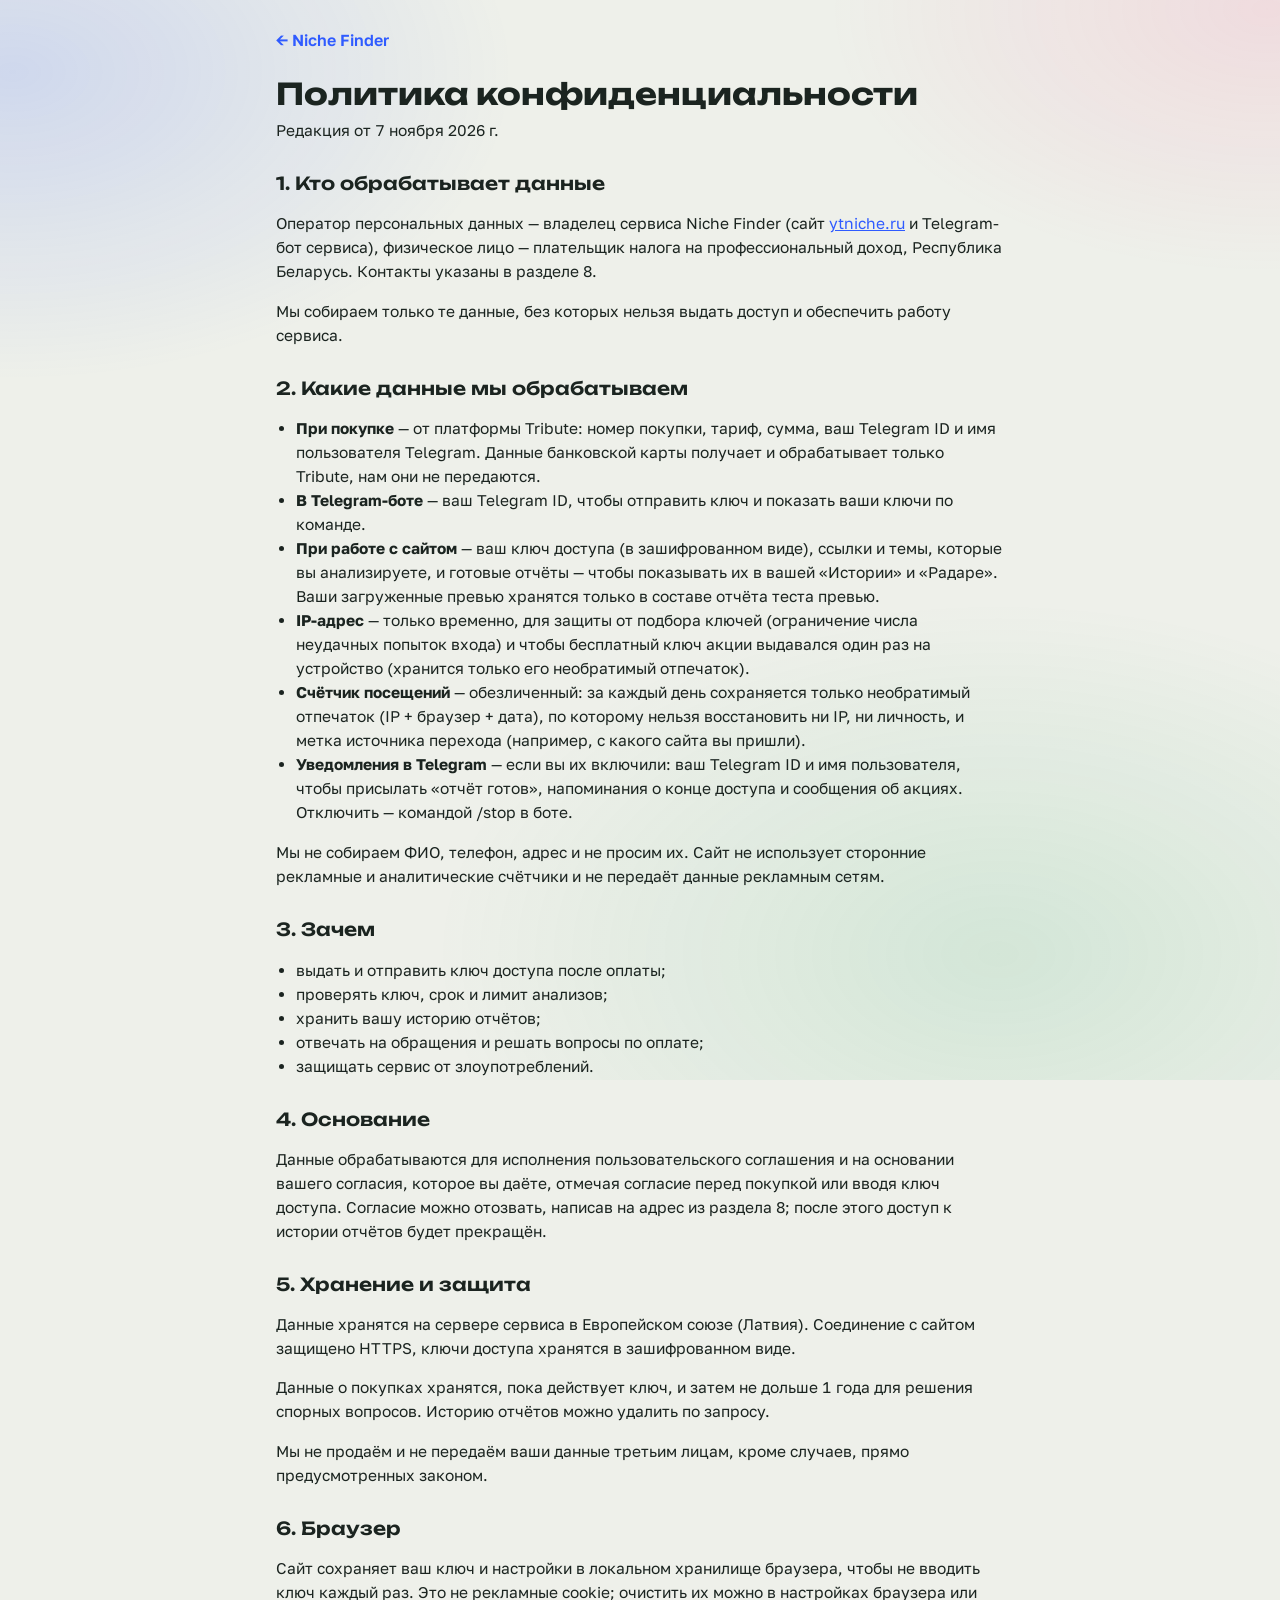
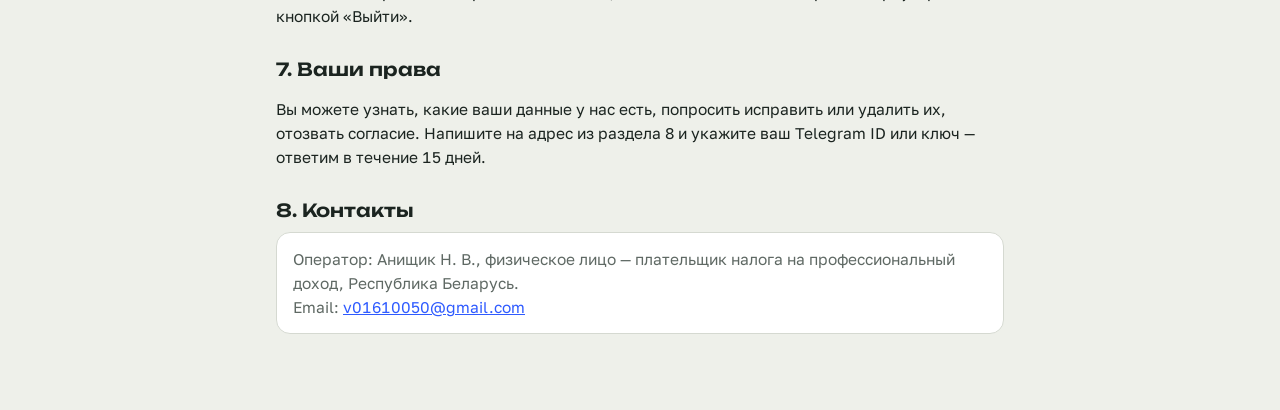
<file: static/privacy.html>
<!doctype html>
<html lang="ru">
<head>
<meta charset="utf-8">
<meta name="viewport" content="width=device-width,initial-scale=1">
<title>Политика конфиденциальности — Niche Finder</title>
<meta name="robots" content="noindex">
<link rel="icon" href="data:image/svg+xml,%3Csvg xmlns='http://www.w3.org/2000/svg' viewBox='0 0 32 32'%3E%3Crect width='32' height='32' rx='8' fill='%232F5BFF'/%3E%3Ccircle cx='11' cy='20' r='4' fill='white'/%3E%3Ccircle cx='21' cy='11' r='6' fill='white' opacity='.7'/%3E%3C/svg%3E">
<link href="https://fonts.googleapis.com/css2?family=Golos+Text:wght@400;500;600;700&family=Unbounded:wght@500;700&display=swap" rel="stylesheet">
<link rel="stylesheet" href="/static/app.css?v=63">
</head>
<body class="legal-page">
<div class="legal">
  <a class="legal-back" href="/">← Niche Finder</a>
  <h1>Политика конфиденциальности</h1>
  <p class="legal-date">Редакция от 7 ноября 2026 г.</p>

  <h2>1. Кто обрабатывает данные</h2>
  <p>Оператор персональных данных — владелец сервиса Niche Finder (сайт <a href="https://ytniche.ru">ytniche.ru</a> и Telegram-бот сервиса), физическое лицо — плательщик налога на профессиональный доход, Республика Беларусь. Контакты указаны в разделе 8.</p>
  <p>Мы собираем только те данные, без которых нельзя выдать доступ и обеспечить работу сервиса.</p>

  <h2>2. Какие данные мы обрабатываем</h2>
  <ul>
    <li><b>При покупке</b> — от платформы Tribute: номер покупки, тариф, сумма, ваш Telegram ID и имя пользователя Telegram. Данные банковской карты получает и обрабатывает только Tribute, нам они не передаются.</li>
    <li><b>В Telegram-боте</b> — ваш Telegram ID, чтобы отправить ключ и показать ваши ключи по команде.</li>
    <li><b>При работе с сайтом</b> — ваш ключ доступа (в зашифрованном виде), ссылки и темы, которые вы анализируете, и готовые отчёты — чтобы показывать их в вашей «Истории» и «Радаре». Ваши загруженные превью хранятся только в составе отчёта теста превью.</li>
    <li><b>IP-адрес</b> — только временно, для защиты от подбора ключей (ограничение числа неудачных попыток входа) и чтобы бесплатный ключ акции выдавался один раз на устройство (хранится только его необратимый отпечаток).</li>
    <li><b>Счётчик посещений</b> — обезличенный: за каждый день сохраняется только необратимый отпечаток (IP + браузер + дата), по которому нельзя восстановить ни IP, ни личность, и метка источника перехода (например, с какого сайта вы пришли).</li>
    <li><b>Уведомления в Telegram</b> — если вы их включили: ваш Telegram ID и имя пользователя, чтобы присылать «отчёт готов», напоминания о конце доступа и сообщения об акциях. Отключить — командой /stop в боте.</li>
  </ul>
  <p>Мы не собираем ФИО, телефон, адрес и не просим их. Сайт не использует сторонние рекламные и аналитические счётчики и не передаёт данные рекламным сетям.</p>

  <h2>3. Зачем</h2>
  <ul>
    <li>выдать и отправить ключ доступа после оплаты;</li>
    <li>проверять ключ, срок и лимит анализов;</li>
    <li>хранить вашу историю отчётов;</li>
    <li>отвечать на обращения и решать вопросы по оплате;</li>
    <li>защищать сервис от злоупотреблений.</li>
  </ul>

  <h2>4. Основание</h2>
  <p>Данные обрабатываются для исполнения пользовательского соглашения и на основании вашего согласия, которое вы даёте, отмечая согласие перед покупкой или вводя ключ доступа. Согласие можно отозвать, написав на адрес из раздела 8; после этого доступ к истории отчётов будет прекращён.</p>

  <h2>5. Хранение и защита</h2>
  <p>Данные хранятся на сервере сервиса в Европейском союзе (Латвия). Соединение с сайтом защищено HTTPS, ключи доступа хранятся в зашифрованном виде.</p>
  <p>Данные о покупках хранятся, пока действует ключ, и затем не дольше 1 года для решения спорных вопросов. Историю отчётов можно удалить по запросу.</p>
  <p>Мы не продаём и не передаём ваши данные третьим лицам, кроме случаев, прямо предусмотренных законом.</p>

  <h2>6. Браузер</h2>
  <p>Сайт сохраняет ваш ключ и настройки в локальном хранилище браузера, чтобы не вводить ключ каждый раз. Это не рекламные cookie; очистить их можно в настройках браузера или кнопкой «Выйти».</p>

  <h2>7. Ваши права</h2>
  <p>Вы можете узнать, какие ваши данные у нас есть, попросить исправить или удалить их, отозвать согласие. Напишите на адрес из раздела 8 и укажите ваш Telegram ID или ключ — ответим в течение 15 дней.</p>

  <h2>8. Контакты</h2>
  <p class="legal-req">Оператор: Анищик Н. В., физическое лицо — плательщик налога на профессиональный доход, Республика Беларусь.<br>Email: <a href="mailto:v01610050@gmail.com">v01610050@gmail.com</a></p>
</div>
</body>
</html>
</file>
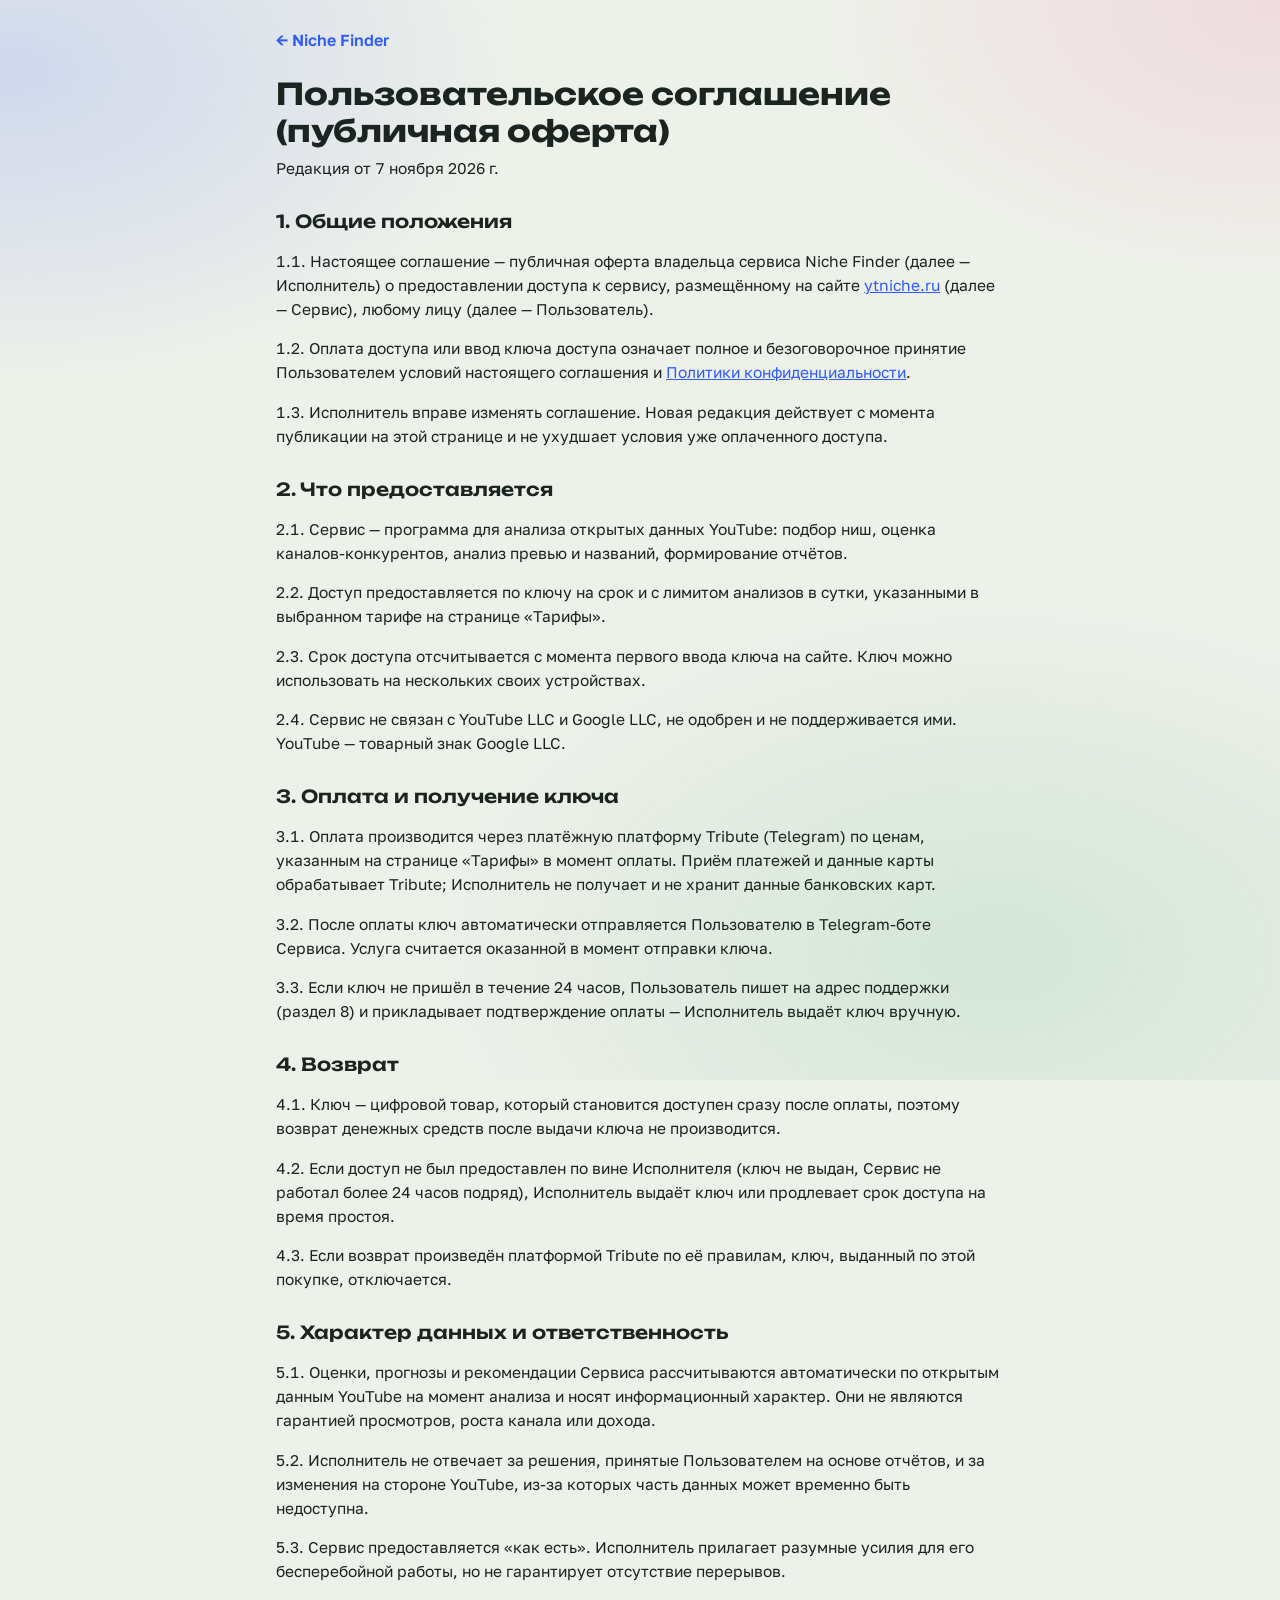
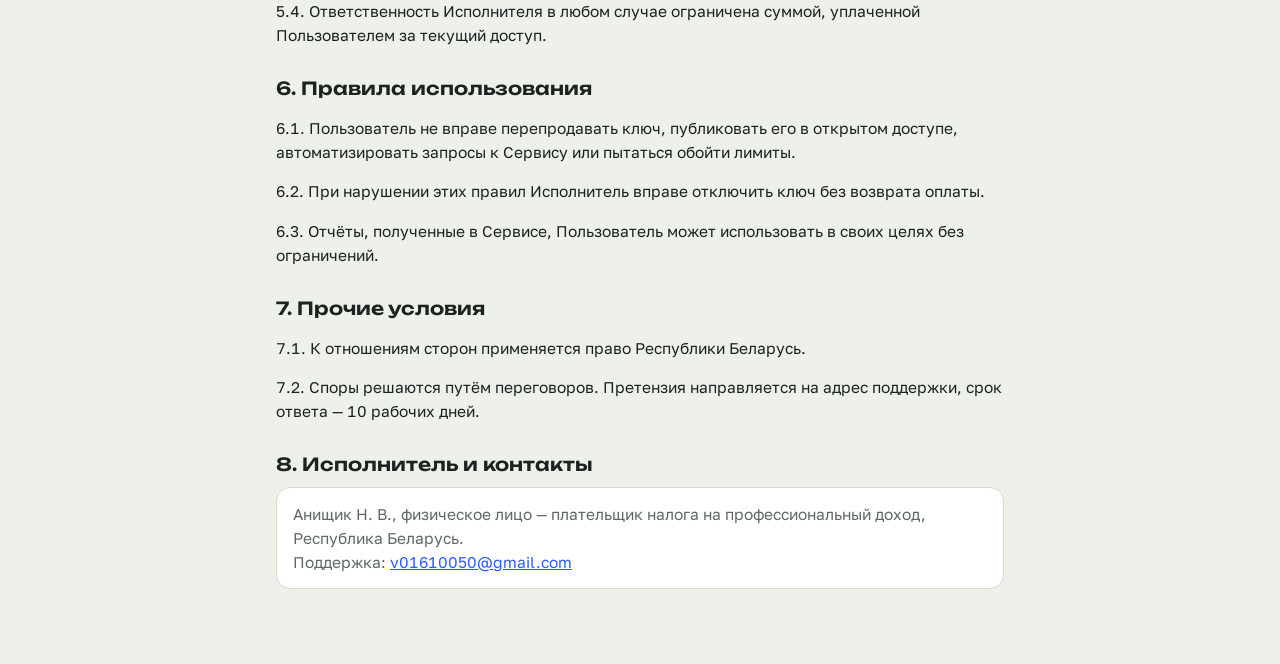
<file: static/terms.html>
<!doctype html>
<html lang="ru">
<head>
<meta charset="utf-8">
<meta name="viewport" content="width=device-width,initial-scale=1">
<title>Пользовательское соглашение — Niche Finder</title>
<meta name="robots" content="noindex">
<link rel="icon" href="data:image/svg+xml,%3Csvg xmlns='http://www.w3.org/2000/svg' viewBox='0 0 32 32'%3E%3Crect width='32' height='32' rx='8' fill='%232F5BFF'/%3E%3Ccircle cx='11' cy='20' r='4' fill='white'/%3E%3Ccircle cx='21' cy='11' r='6' fill='white' opacity='.7'/%3E%3C/svg%3E">
<link href="https://fonts.googleapis.com/css2?family=Golos+Text:wght@400;500;600;700&family=Unbounded:wght@500;700&display=swap" rel="stylesheet">
<link rel="stylesheet" href="/static/app.css?v=63">
</head>
<body class="legal-page">
<div class="legal">
  <a class="legal-back" href="/">← Niche Finder</a>
  <h1>Пользовательское соглашение (публичная оферта)</h1>
  <p class="legal-date">Редакция от 7 ноября 2026 г.</p>

  <h2>1. Общие положения</h2>
  <p>1.1. Настоящее соглашение — публичная оферта владельца сервиса Niche Finder (далее — Исполнитель) о предоставлении доступа к сервису, размещённому на сайте <a href="https://ytniche.ru">ytniche.ru</a> (далее — Сервис), любому лицу (далее — Пользователь).</p>
  <p>1.2. Оплата доступа или ввод ключа доступа означает полное и безоговорочное принятие Пользователем условий настоящего соглашения и <a href="/privacy">Политики конфиденциальности</a>.</p>
  <p>1.3. Исполнитель вправе изменять соглашение. Новая редакция действует с момента публикации на этой странице и не ухудшает условия уже оплаченного доступа.</p>

  <h2>2. Что предоставляется</h2>
  <p>2.1. Сервис — программа для анализа открытых данных YouTube: подбор ниш, оценка каналов-конкурентов, анализ превью и названий, формирование отчётов.</p>
  <p>2.2. Доступ предоставляется по ключу на срок и с лимитом анализов в сутки, указанными в выбранном тарифе на странице «Тарифы».</p>
  <p>2.3. Срок доступа отсчитывается с момента первого ввода ключа на сайте. Ключ можно использовать на нескольких своих устройствах.</p>
  <p>2.4. Сервис не связан с YouTube LLC и Google LLC, не одобрен и не поддерживается ими. YouTube — товарный знак Google LLC.</p>

  <h2>3. Оплата и получение ключа</h2>
  <p>3.1. Оплата производится через платёжную платформу Tribute (Telegram) по ценам, указанным на странице «Тарифы» в момент оплаты. Приём платежей и данные карты обрабатывает Tribute; Исполнитель не получает и не хранит данные банковских карт.</p>
  <p>3.2. После оплаты ключ автоматически отправляется Пользователю в Telegram-боте Сервиса. Услуга считается оказанной в момент отправки ключа.</p>
  <p>3.3. Если ключ не пришёл в течение 24 часов, Пользователь пишет на адрес поддержки (раздел 8) и прикладывает подтверждение оплаты — Исполнитель выдаёт ключ вручную.</p>

  <h2>4. Возврат</h2>
  <p>4.1. Ключ — цифровой товар, который становится доступен сразу после оплаты, поэтому возврат денежных средств после выдачи ключа не производится.</p>
  <p>4.2. Если доступ не был предоставлен по вине Исполнителя (ключ не выдан, Сервис не работал более 24 часов подряд), Исполнитель выдаёт ключ или продлевает срок доступа на время простоя.</p>
  <p>4.3. Если возврат произведён платформой Tribute по её правилам, ключ, выданный по этой покупке, отключается.</p>

  <h2>5. Характер данных и ответственность</h2>
  <p>5.1. Оценки, прогнозы и рекомендации Сервиса рассчитываются автоматически по открытым данным YouTube на момент анализа и носят информационный характер. Они не являются гарантией просмотров, роста канала или дохода.</p>
  <p>5.2. Исполнитель не отвечает за решения, принятые Пользователем на основе отчётов, и за изменения на стороне YouTube, из-за которых часть данных может временно быть недоступна.</p>
  <p>5.3. Сервис предоставляется «как есть». Исполнитель прилагает разумные усилия для его бесперебойной работы, но не гарантирует отсутствие перерывов.</p>
  <p>5.4. Ответственность Исполнителя в любом случае ограничена суммой, уплаченной Пользователем за текущий доступ.</p>

  <h2>6. Правила использования</h2>
  <p>6.1. Пользователь не вправе перепродавать ключ, публиковать его в открытом доступе, автоматизировать запросы к Сервису или пытаться обойти лимиты.</p>
  <p>6.2. При нарушении этих правил Исполнитель вправе отключить ключ без возврата оплаты.</p>
  <p>6.3. Отчёты, полученные в Сервисе, Пользователь может использовать в своих целях без ограничений.</p>

  <h2>7. Прочие условия</h2>
  <p>7.1. К отношениям сторон применяется право Республики Беларусь.</p>
  <p>7.2. Споры решаются путём переговоров. Претензия направляется на адрес поддержки, срок ответа — 10 рабочих дней.</p>

  <h2>8. Исполнитель и контакты</h2>
  <p class="legal-req">Анищик Н. В., физическое лицо — плательщик налога на профессиональный доход, Республика Беларусь.<br>Поддержка: <a href="mailto:v01610050@gmail.com">v01610050@gmail.com</a></p>
</div>
</body>
</html>
</file>
<file: static/app.css>
:root{
  --bg:#EEF0EA; --surface:#FFFFFF; --sunk:#E4E7E0; --line:#D5D9D1;
  --ink:#1B2420; --muted:#5F6964; --faint:#8D958F;
  --primary:#2F5BFF; --primary-ink:#FFFFFF; --primary-soft:#E3E9FF;
  --hi:#12A150; --mid:#C99400; --lo:#D9483B; --hi-soft:#DDF3E6; --mid-soft:#F7EDCF; --lo-soft:#F8DEDA;
  --window:rgba(18,161,80,.09);
  --shadow:0 1px 2px rgba(27,36,32,.06),0 6px 24px rgba(27,36,32,.06);
  --r-lg:22px; --r-md:14px; --r-sm:9px;
  --display:'Unbounded',system-ui,sans-serif; --body:'Golos Text',system-ui,sans-serif;
}
@media (prefers-color-scheme:dark){:root{
  --bg:#121815; --surface:#1A221E; --sunk:#151C18; --line:#2A3530;
  --ink:#E6ECE8; --muted:#9AA59F; --faint:#6E7A73;
  --primary:#6F8CFF; --primary-ink:#0D1220; --primary-soft:#1E2747;
  --hi:#3CCB7A; --mid:#E5B53A; --lo:#F06B5E; --hi-soft:#16301F; --mid-soft:#332A12; --lo-soft:#3A1B18;
  --window:rgba(60,203,122,.10); --shadow:0 1px 2px rgba(0,0,0,.3),0 8px 28px rgba(0,0,0,.25);
}}
*{box-sizing:border-box}
html{-webkit-text-size-adjust:100%}
body{margin:0;background:var(--bg);color:var(--ink);font:16px/1.55 var(--body);font-variant-numeric:tabular-nums}
a{color:inherit}
button,input,select,textarea{font:inherit;color:inherit}
:focus-visible{outline:2.5px solid var(--primary);outline-offset:2px;border-radius:6px}
.hidden{display:none!important}
.neigh{display:grid;grid-template-columns:repeat(auto-fill,minmax(260px,1fr));gap:14px}
.nb-card{background:var(--surface);border:1px solid var(--line);border-radius:var(--r-lg,16px);padding:16px;display:flex;flex-direction:column;gap:10px;transition:transform .2s,box-shadow .2s,border-color .2s}
.nb-card:hover{transform:translateY(-3px);box-shadow:0 10px 28px rgba(0,0,0,.08);border-color:color-mix(in srgb,var(--primary) 35%,var(--line))}
.nb-card.low{opacity:.8}
.nb-top{display:flex;justify-content:space-between;align-items:flex-start;gap:10px}
.nb-name{font:600 16px/1.3 var(--display);text-transform:none}
.nb-name::first-letter{text-transform:uppercase}
.nb-score{font-size:18px;font-weight:700;min-width:44px;text-align:center}
.nb-sub{display:flex;flex-wrap:wrap;gap:6px 12px;font-size:13px;color:var(--muted)}
.nb-delta{font-weight:600}
.nb-delta.up{color:var(--hi)}
.nb-delta.down{color:var(--lo)}
.nb-facts{display:grid;grid-template-columns:1fr 1fr;gap:6px 10px;font-size:13px;color:var(--muted)}
.nb-facts b{color:var(--ink);font-size:15px;margin-right:4px}
.nb-exs{display:flex;flex-direction:column;gap:6px}
.nb-ex{display:flex;gap:8px;align-items:center;text-decoration:none;color:var(--ink);font-size:13.5px;min-width:0}
.nb-ex span{display:flex;flex-direction:column;min-width:0;overflow:hidden;text-overflow:ellipsis;white-space:nowrap}
.nb-ex small{color:var(--faint);font-size:12px}
.nb-ex .ava.xs{width:26px;height:26px;flex:none;border-radius:50%}
.nb-foot{display:flex;justify-content:space-between;align-items:center;gap:8px;margin-top:auto;font-size:13px}
.nb-foot .hint{margin:0}
.nb-wait{grid-column:1/-1;display:flex;flex-direction:column;gap:8px;color:var(--muted);font-size:14px}
.nb-wait .bar{height:6px;background:var(--sunk);border-radius:6px;overflow:hidden}
.nb-wait .bar i{display:block;height:100%;background:var(--primary);transition:width .6s}
.tag-wrap{display:inline-flex;align-items:center;gap:2px}
.tag-wrap.gone .tag{opacity:.45;text-decoration:line-through}
.tag-x{border:0;background:none;color:var(--faint);cursor:pointer;font-size:13px;padding:2px 5px;border-radius:6px}
.tag-x:hover{color:var(--lo);background:var(--sunk)}
.th-check{margin:10px 0 4px}
.th-rej{font-size:13.5px;color:var(--muted);margin:4px 0}
.th-rej summary{cursor:pointer;color:var(--primary)}
.th-rej ul{margin:6px 0 0;padding-left:18px}
.th-rej a{color:var(--ink)}
.hidden-ch{margin:-4px 0 14px;font-size:13.5px;color:var(--muted)}
.hidden-ch .hc{white-space:nowrap}
.link-btn{background:none;border:0;padding:0;color:var(--primary);font:inherit;text-decoration:underline;cursor:pointer}
/* ---------- подвал и юридические страницы */
.foot{max-width:1180px;margin:40px auto 0;padding:18px 20px 26px;border-top:1px solid var(--line);display:flex;flex-wrap:wrap;gap:6px 18px;font-size:12.5px;color:var(--faint)}
.foot a{color:var(--faint);text-decoration:none}
.foot a:hover{color:var(--muted);text-decoration:underline}
.foot-note{margin-left:auto}
@media (max-width:640px){.foot-note{margin-left:0;width:100%}}
.agree{display:flex;gap:10px;align-items:flex-start;max-width:720px;margin:6px 0 18px;padding:12px 14px;border:1.5px solid var(--line);border-radius:var(--r-md);background:var(--surface);font-size:14px;color:var(--muted);cursor:pointer;transition:border-color .2s}
.agree input{flex:none;width:18px;height:18px;margin:2px 0 0;accent-color:var(--primary);cursor:pointer}
.agree a{color:var(--primary)}
body.agreed .agree{border-color:color-mix(in srgb,var(--hi) 50%,var(--line))}
.gate-buy .agree{margin:0 0 10px;padding:9px 11px;font-size:12.5px}
.agree.shake{animation:agreeShake .45s;border-color:var(--lo)}
@keyframes agreeShake{20%,60%{transform:translateX(-6px)}40%,80%{transform:translateX(6px)}}
@media (prefers-reduced-motion:reduce){.agree.shake{animation:none}}
body:not(.agreed) #plans a.buy-btn,body:not(.agreed) #gatePlans a.gp{opacity:.55}
.legal-page{background:var(--bg)}
.legal{max-width:760px;margin:0 auto;padding:28px 16px 60px}
.legal-back{display:inline-block;margin-bottom:22px;color:var(--primary);text-decoration:none;font-weight:600}
.legal h1{font:700 clamp(22px,4vw,30px)/1.25 var(--display);margin:0 0 6px}
.legal-date{color:var(--faint);font-size:14px;margin:0 0 26px}
.legal h2{font:600 18px/1.3 var(--display);margin:30px 0 10px}
.legal p,.legal li{color:var(--ink);font-size:15.5px}
.legal ul{padding-left:20px}
.legal a{color:var(--primary)}
.legal-req{margin-top:8px;padding:14px 16px;border-radius:var(--r-md);background:var(--surface);border:1px solid var(--line);font-size:14px;color:var(--muted)!important}
.wrap{max-width:1180px;margin:0 auto;padding:0 20px}

/* ---------- кнопки, поля */
.btn{display:inline-flex;align-items:center;justify-content:center;gap:8px;border:0;border-radius:var(--r-sm);padding:12px 20px;font-weight:600;cursor:pointer;background:var(--primary);color:var(--primary-ink);transition:transform .08s,filter .15s}
.btn:hover{filter:brightness(1.07)}
.btn:active{transform:translateY(1px)}
.btn:disabled{opacity:.5;cursor:default;filter:none}
.btn.quiet{background:var(--sunk);color:var(--ink)}
.btn.line{background:transparent;border:1px solid var(--line);color:var(--ink)}
.btn.sm{padding:7px 12px;font-size:14px}
.btn.danger{background:var(--lo-soft);color:var(--lo)}
.field{width:100%;background:var(--surface);border:1.5px solid var(--line);border-radius:var(--r-sm);padding:12px 14px;transition:border-color .15s}
.field:focus{outline:none;border-color:var(--primary)}
label.lbl{display:block;font-size:14px;color:var(--muted);margin-bottom:6px}

/* ---------- шапка */
header.top{position:sticky;top:0;z-index:20;background:color-mix(in srgb,var(--bg) 88%,transparent);backdrop-filter:blur(10px);border-bottom:1px solid var(--line)}
header.top .wrap{display:flex;align-items:center;gap:18px;height:64px}
.brand{font-family:var(--display);font-weight:700;font-size:18px;letter-spacing:-.02em;display:flex;align-items:center;gap:10px;text-decoration:none}
.brand svg{flex:none}
nav.tabs{display:flex;gap:4px;margin-left:12px;overflow-x:auto}
nav.tabs button{background:none;border:0;padding:8px 12px;border-radius:999px;color:var(--muted);font-weight:500;cursor:pointer;white-space:nowrap}
nav.tabs button[aria-current=page]{background:var(--surface);color:var(--ink);box-shadow:var(--shadow)}
.who{margin-left:auto;display:flex;align-items:center;gap:10px;font-size:14px;color:var(--muted);white-space:nowrap}
.who .badge{background:var(--surface);border:1px solid var(--line);border-radius:999px;padding:5px 12px}
.who .badge.admin{background:var(--primary-soft);color:var(--primary);border-color:transparent}
@media(max-width:760px){header.top .wrap{height:auto;flex-wrap:wrap;padding-top:10px;padding-bottom:8px;gap:8px}nav.tabs{order:3;margin:0;width:100%}.who{font-size:12px;gap:6px;flex-wrap:wrap;justify-content:flex-end;white-space:normal}.who .badge{padding:4px 9px}}

/* ---------- вход */
.login{min-height:100vh;display:grid;place-items:center;padding:24px}
.login-card{width:min(440px,100%);background:var(--surface);border-radius:var(--r-lg);box-shadow:var(--shadow);padding:36px 32px}
.login-card h1{font-family:var(--display);font-size:26px;line-height:1.2;margin:18px 0 8px;letter-spacing:-.02em}
.login-card p{color:var(--muted);margin:0 0 22px}
.key-input{font-family:var(--display);font-size:17px;letter-spacing:.06em;text-align:center;padding:16px}
.login-card .btn{width:100%;margin-top:12px;padding:14px}
.err{color:var(--lo);font-size:14px;min-height:22px;margin-top:10px}
.shake{animation:shake .35s}
@keyframes shake{25%{transform:translateX(-6px)}50%{transform:translateX(6px)}75%{transform:translateX(-3px)}}

/* ---------- поиск */
.hero{padding:44px 0 26px}
.hero h1{font-family:var(--display);font-size:clamp(28px,4.4vw,46px);line-height:1.08;letter-spacing:-.03em;margin:0 0 12px;max-width:16ch}
.hero p{color:var(--muted);max-width:60ch;margin:0 0 26px;font-size:17px}
.search{display:flex;gap:10px;background:var(--surface);border-radius:var(--r-lg);padding:10px;box-shadow:var(--shadow)}
.search input{flex:1;border:0;background:transparent;padding:12px 14px;font-size:17px;min-width:0}
.search input:focus{outline:none}
.search .btn{padding:14px 26px;font-size:16px}
@media(max-width:600px){.search{flex-direction:column}.search .btn{width:100%}}
details.opts{margin-top:16px;border:1.5px solid var(--line);border-radius:16px;background:var(--surface);transition:border-color .2s,box-shadow .2s}
details.opts:hover{border-color:color-mix(in srgb,var(--primary) 45%,var(--line))}
details.opts[open]{border-color:var(--primary);box-shadow:0 8px 28px -14px color-mix(in srgb,var(--primary) 55%,transparent)}
details.opts summary{list-style:none;cursor:pointer;display:flex;align-items:center;gap:14px;padding:14px 18px;user-select:none}
details.opts summary::-webkit-details-marker{display:none}
.opts-ico{flex:none;width:40px;height:40px;border-radius:12px;display:grid;place-items:center;background:color-mix(in srgb,var(--primary) 12%,transparent);color:var(--primary)}
.opts-txt{display:flex;flex-direction:column;gap:2px;min-width:0;flex:1}
.opts-txt b{font-size:16px;font-weight:600;color:var(--ink)}
.opts-txt small{font-size:13px;color:var(--muted);white-space:nowrap;overflow:hidden;text-overflow:ellipsis}
.opts-count{flex:none;font-size:13px;font-weight:600;padding:5px 11px;border-radius:999px;background:var(--sunk);color:var(--muted)}
.opts-count.on{background:var(--primary);color:#fff}
.opts-chev{flex:none;color:var(--muted);transition:transform .25s}
details.opts[open] .opts-chev{transform:rotate(180deg);color:var(--primary)}
details.opts .opts-grid{padding:0 18px;margin-top:4px}
.opts-foot{display:flex;justify-content:flex-end;padding:12px 18px 16px}
@media(max-width:560px){.opts-txt small{display:none}.opts-count{display:none}}
#histFilters{flex-wrap:wrap;gap:10px}
#histFilters .field.sm{width:auto;min-width:200px;padding:8px 12px;font-size:14px}
body.admin-page .login-card{border-top:4px solid var(--primary)}
.opts-grid{display:grid;grid-template-columns:2fr 1fr 1fr 1fr;gap:14px;margin-top:14px}
@media(max-width:760px){.opts-grid{grid-template-columns:1fr 1fr}.opts-grid>:first-child{grid-column:1/-1}}
.hint{font-size:13px;color:var(--faint);margin-top:6px}

/* ---------- прогресс */
.progress{margin-top:22px;background:var(--surface);border-radius:var(--r-lg);padding:22px 24px;box-shadow:var(--shadow)}
.steps{display:grid;grid-template-columns:repeat(5,1fr);gap:8px;list-style:none;margin:0 0 16px;padding:0;counter-reset:s}
.steps li{font-size:13px;color:var(--faint);position:relative;padding-top:14px}
.steps li::before{content:"";position:absolute;top:0;left:0;right:0;height:5px;border-radius:9px;background:var(--sunk)}
.steps li.done{color:var(--muted)}
.steps li.done::before{background:var(--hi)}
.steps li.now{color:var(--ink);font-weight:600}
.steps li.now::before{background:linear-gradient(90deg,var(--primary) 40%,var(--sunk) 40%);background-size:250% 100%;animation:run 1.4s linear infinite}
@keyframes run{from{background-position:100% 0}to{background-position:0 0}}
.progress .msg{font-size:15px;color:var(--muted);display:flex;justify-content:space-between;gap:12px}
.progress .pct{font-family:var(--display);color:var(--ink)}
@media(max-width:600px){.steps li{font-size:0}}

/* ---------- блоки результата */
.sec{margin-top:44px}
.sec>h2{font-family:var(--display);font-size:22px;letter-spacing:-.02em;margin:0 0 6px}
.sec>.lead{color:var(--muted);margin:0 0 18px;max-width:70ch}
.panel{background:var(--surface);border-radius:var(--r-lg);box-shadow:var(--shadow);padding:24px}

.score{display:grid;grid-template-columns:auto 1fr;gap:36px;align-items:center}
@media(max-width:760px){.score{grid-template-columns:1fr;justify-items:center;text-align:center}}
.ring{position:relative;width:200px;height:200px}
.ring svg{transform:rotate(-90deg)}
.ring .val{position:absolute;inset:0;display:grid;place-content:center;text-align:center}
.ring .val b{font-family:var(--display);font-size:58px;line-height:1;letter-spacing:-.04em}
.ring .val span{color:var(--muted);font-size:14px}
.verdict{font-family:var(--display);font-size:clamp(18px,2vw,22px);line-height:1.35;letter-spacing:-.01em;margin:0 0 20px;max-width:34ch}
.meters{display:grid;gap:14px;width:100%}
.meter{display:grid;grid-template-columns:150px 1fr 44px;gap:14px;align-items:center;text-align:left}
.meter .name{font-weight:600}
.meter .name small{display:block;font-weight:400;color:var(--muted);font-size:13px;line-height:1.3}
.meter .track{height:10px;border-radius:9px;background:var(--sunk);overflow:hidden}
.meter .fill{height:100%;width:0;border-radius:9px;transition:width 1.1s cubic-bezier(.2,.8,.2,1)}
.meter .num{font-family:var(--display);font-size:17px;text-align:right}
@media(max-width:520px){.meter{grid-template-columns:1fr 44px}.meter .track{grid-column:1/-1;grid-row:2}}

.comp{display:grid;grid-template-columns:1fr;overflow:hidden;padding:0}
.comp .banner{height:120px;background:var(--sunk) center/cover no-repeat}
.comp .body{display:flex;gap:20px;align-items:center;padding:0 24px 22px;flex-wrap:wrap}
.comp .ava{width:84px;height:84px;border-radius:50%;border:4px solid var(--surface);margin-top:-30px;background:var(--sunk);object-fit:cover}
.comp h3{font-family:var(--display);font-size:22px;margin:10px 0 2px;letter-spacing:-.02em}
.facts{display:flex;gap:28px;flex-wrap:wrap;margin-left:auto;padding-top:10px}
.fact small{display:block;color:var(--muted);font-size:13px}
.fact b{font-family:var(--display);font-size:18px}

/* карта */
.map-wrap{position:relative;height:460px}
@media(max-width:600px){.map-wrap{height:360px}}
.legend{display:flex;gap:18px;flex-wrap:wrap;font-size:13px;color:var(--muted);margin-top:12px}
.legend i{display:inline-block;width:11px;height:11px;border-radius:50%;margin-right:6px;vertical-align:-1px}

/* каналы */
.toolbar{display:flex;gap:10px;flex-wrap:wrap;align-items:center;margin-bottom:16px}
.chips{display:flex;gap:6px;flex-wrap:wrap}
.chip{border:1px solid var(--line);background:var(--surface);border-radius:999px;padding:7px 14px;font-size:14px;cursor:pointer}
.chip[aria-pressed=true]{background:var(--ink);color:var(--bg);border-color:var(--ink)}
.toolbar .right{margin-left:auto;display:flex;gap:8px}
.cards{display:grid;grid-template-columns:repeat(auto-fill,minmax(300px,1fr));gap:16px}
.card{background:var(--surface);border-radius:var(--r-md);box-shadow:var(--shadow);padding:18px;display:flex;flex-direction:column;gap:14px;border:2px solid transparent;transition:border-color .3s}
.card.flash{border-color:var(--primary)}
.card .head{display:flex;gap:12px;align-items:center}
.card .ava{width:48px;height:48px;border-radius:50%;object-fit:cover;background:var(--sunk);flex:none;display:grid;place-items:center;font-weight:700;color:var(--muted)}
.card .t{min-width:0;flex:1}
.card .t a{font-weight:700;text-decoration:none;display:block;white-space:nowrap;overflow:hidden;text-overflow:ellipsis}
.card .t a:hover{text-decoration:underline}
.card .t small{color:var(--muted);font-size:13px}
.mini{width:52px;height:52px;flex:none;position:relative}
.mini b{position:absolute;inset:0;display:grid;place-items:center;font-family:var(--display);font-size:15px}
.mini svg{transform:rotate(-90deg)}
.kv{display:grid;grid-template-columns:repeat(3,1fr);gap:10px}
.kv div small{display:block;color:var(--muted);font-size:12px}
.kv div b{font-size:16px}
.spark{height:40px;width:100%}
.spark-l{display:flex;justify-content:space-between;font-size:12px;color:var(--faint);margin-top:-6px}
.tags{display:flex;flex-wrap:wrap;gap:5px}
.tag{font-size:12px;background:var(--sunk);border-radius:6px;padding:2px 8px;color:var(--muted)}
.pill{display:inline-block;border-radius:999px;padding:3px 10px;font-size:13px;font-weight:600}
.pill.hi{background:var(--hi-soft);color:var(--hi)} .pill.mid{background:var(--mid-soft);color:var(--mid)} .pill.lo{background:var(--lo-soft);color:var(--lo)}
.pill.blue{background:var(--primary-soft);color:var(--primary)} .pill.grey{background:var(--sunk);color:var(--muted)}
.hitv{font-size:13px;color:var(--muted);border-top:1px solid var(--line);padding-top:10px}
.hitv a{color:var(--ink)}

/* таблицы */
.tbl{overflow-x:auto;-webkit-overflow-scrolling:touch}
table{width:100%;border-collapse:collapse;font-size:15px}
th,td{padding:11px 12px;text-align:left;border-bottom:1px solid var(--line);white-space:nowrap}
th{font-weight:600;color:var(--muted);font-size:13px;cursor:pointer;user-select:none}
th.sorted{color:var(--ink)}
td.name{white-space:normal;min-width:200px}
td.r,th.r{text-align:right}
tr:last-child td{border-bottom:0}
.inbar{display:flex;align-items:center;gap:10px}
.inbar span{height:6px;border-radius:6px;background:var(--primary);display:inline-block}

.two{display:grid;grid-template-columns:1fr 1fr;gap:20px}
@media(max-width:900px){.two{grid-template-columns:1fr}}
.vids{display:grid;gap:12px}
.vid{display:grid;grid-template-columns:128px 1fr;gap:14px;align-items:start;text-decoration:none}
.vid img{width:128px;aspect-ratio:16/9;object-fit:cover;border-radius:8px;background:var(--sunk)}
.vid b{display:block;font-weight:600;line-height:1.35;margin-bottom:4px}
.vid small{color:var(--muted);font-size:13px}
.vid:hover b{text-decoration:underline}

.empty{padding:34px;text-align:center;color:var(--muted)}
.how{font-size:14px;color:var(--muted);margin-top:40px;max-width:80ch}

/* история */
.hist a{text-decoration:none;font-weight:600}
.hist a:hover{text-decoration:underline}

/* админ */
.stats{display:grid;grid-template-columns:repeat(6,1fr);gap:14px}
@media(max-width:760px){.stats{grid-template-columns:repeat(2,1fr)}}
.stat{background:var(--surface);border-radius:var(--r-md);box-shadow:var(--shadow);padding:16px 18px}
.stat small{color:var(--muted);font-size:13px;display:block}
.stat b{font-family:var(--display);font-size:28px;letter-spacing:-.02em}
.create{display:grid;grid-template-columns:auto 110px 1fr auto;gap:14px;align-items:end}
@media(max-width:860px){.create{grid-template-columns:1fr 1fr}}
.seg{display:flex;background:var(--sunk);border-radius:var(--r-sm);padding:4px;gap:4px}
.seg button{border:0;background:none;padding:8px 12px;border-radius:7px;cursor:pointer;font-weight:500;white-space:nowrap}
.seg button[aria-pressed=true]{background:var(--surface);box-shadow:var(--shadow)}
.urlbox{display:flex;gap:10px;align-items:center;flex-wrap:wrap}
.urlbox code{font-size:15px;background:var(--sunk);padding:8px 12px;border-radius:8px;word-break:break-all}
.actions{display:flex;gap:6px}
.icon-btn{border:1px solid var(--line);background:var(--surface);border-radius:8px;padding:5px 9px;font-size:13px;cursor:pointer;white-space:nowrap}
.icon-btn:hover{border-color:var(--ink)}

/* модальное окно */
dialog{border:0;border-radius:var(--r-lg);padding:0;width:min(640px,calc(100% - 32px));background:var(--surface);color:var(--ink);box-shadow:0 20px 60px rgba(0,0,0,.25)}
dialog::backdrop{background:rgba(15,20,18,.45)}
dialog .in{padding:26px}
dialog h3{font-family:var(--display);margin:0 0 6px;font-size:20px}
dialog textarea{width:100%;min-height:220px;border:1.5px solid var(--line);border-radius:var(--r-sm);padding:12px;background:var(--bg);font-size:14px;line-height:1.5;resize:vertical}
dialog .row{display:flex;gap:10px;justify-content:flex-end;margin-top:14px;flex-wrap:wrap}

/* помощь */
.help{max-width:760px}
.help h2{font-family:var(--display);font-size:24px;letter-spacing:-.02em;margin:40px 0 12px}
.help ol{padding-left:22px}
.help li{margin-bottom:10px}
.help dl{display:grid;grid-template-columns:180px 1fr;gap:10px 20px}
.help dt{font-weight:700}
.help dd{margin:0;color:var(--muted)}
@media(max-width:600px){.help dl{grid-template-columns:1fr}.help dd{margin-bottom:8px}}

.toast{position:fixed;left:50%;bottom:26px;transform:translate(-50%,30px);opacity:0;background:var(--ink);color:var(--bg);padding:11px 18px;border-radius:999px;font-size:15px;transition:.25s;z-index:99;pointer-events:none}
.toast.show{opacity:1;transform:translate(-50%,0)}

@media (prefers-reduced-motion:reduce){*,*::before,*::after{animation:none!important;transition:none!important}}

/* ---------- новая аналитика */
.h2{font-family:var(--display);font-size:22px;margin:0 0 6px;letter-spacing:-.02em}
.lead2{color:var(--muted);margin:0 0 18px}
.plan ul{list-style:none;margin:0;padding:0;display:grid;gap:12px}
.plan li{display:grid;grid-template-columns:30px 1fr;gap:12px;align-items:start;line-height:1.5}
.plan li i{width:30px;height:30px;border-radius:9px;background:var(--primary-soft);color:var(--primary);display:grid;place-items:center;font-style:normal;font-size:15px}
.plan li b{font-weight:700}
.pulse{display:grid;grid-template-columns:repeat(3,1fr);gap:14px}
@media(max-width:900px){.pulse{grid-template-columns:repeat(2,1fr)}}
.pulse .stat b{font-size:24px}
.pulse .stat p{margin:4px 0 0;font-size:13px;color:var(--muted);line-height:1.4}
.langs{display:flex;flex-wrap:wrap;gap:6px;margin-top:6px}
.feat{display:grid;grid-template-columns:1fr 120px 46px;gap:12px;align-items:center;padding:8px 0;border-bottom:1px solid var(--line);font-size:14px}
.feat:last-of-type{border-bottom:0}
.feat small{display:block;color:var(--faint);font-size:12px}
.feat .bar{height:8px;border-radius:8px;background:var(--sunk);position:relative;overflow:hidden}
.feat .bar span{position:absolute;left:0;top:0;bottom:0;border-radius:8px}
.feat .bar::after{content:"";position:absolute;left:50%;top:-2px;bottom:-2px;width:1.5px;background:var(--faint)}
.feat .x{font-family:var(--display);font-size:14px;text-align:right}
.wordset{margin-top:18px}
.wordset h4{margin:0 0 8px;font-size:14px}
.wordset .tags .tag{font-size:13px}
.sgrp{padding:12px 0;border-bottom:1px solid var(--line)}
.sgrp:last-child{border-bottom:0}
.sgrp h4{margin:0 0 8px;font-size:14px;color:var(--muted);font-weight:600}
.sgrp .tags a{text-decoration:none;font-size:14px;background:var(--sunk);border-radius:999px;padding:5px 12px;color:var(--ink)}
.sgrp .tags a:hover{background:var(--primary-soft);color:var(--primary)}
.sgrp .tags{gap:8px}
.badges{display:flex;flex-wrap:wrap;gap:6px}
.badge2{font-size:12px;border-radius:7px;padding:3px 8px;background:var(--sunk);color:var(--muted);white-space:nowrap}
.badge2.up{background:var(--hi-soft);color:var(--hi)} .badge2.down{background:var(--lo-soft);color:var(--lo)}
.card.off{opacity:.62}
.comp .desc{color:var(--muted);font-size:14px;max-width:70ch;margin:8px 0 0;line-height:1.5}
.comp .banner.empty{background:linear-gradient(120deg,var(--primary-soft),var(--hi-soft))}

/* ---------- точность ниши */
.checks{display:flex;flex-direction:column;gap:8px;justify-content:center}
.checks label{display:flex;gap:8px;align-items:center;font-size:14px;cursor:pointer}
.checks input{width:16px;height:16px;accent-color:var(--primary)}
select.field{appearance:auto}
.match{display:grid;gap:5px}
.match-h{display:flex;justify-content:space-between;font-size:12px;color:var(--muted)}
.match-h b{color:var(--ink);font-size:13px}
.match .track{height:6px;border-radius:6px;background:var(--sunk);overflow:hidden}
.match .fill{height:100%;border-radius:6px}
.match small{font-size:12px;color:var(--faint)}
.tag.hl{background:var(--primary-soft);color:var(--primary)}

.card-foot{display:flex;justify-content:flex-end;margin-top:auto}
.card-foot:empty{display:none}
.card.excl{opacity:.5}

.upd{display:flex;gap:20px;align-items:center;justify-content:space-between;flex-wrap:wrap}
.upd-info{flex:1;min-width:260px}
.upd-list{margin:10px 0 0;padding-left:18px;font-size:14px;color:var(--muted)}
.upd-list li{margin:2px 0}

/* ---------- режимы, лимит */
.seg.mode{display:inline-flex;margin-bottom:22px}
.badge.warn{background:var(--lo-soft);color:var(--lo);border-color:transparent}
#limitHint:empty{display:none}
/* ---------- Shorts / длинные */
.fmt-grid{display:grid;grid-template-columns:1fr 1fr;gap:20px}
@media(max-width:760px){.fmt-grid{grid-template-columns:1fr}}
.fmt-col{background:var(--bg);border-radius:var(--r-md);padding:18px}
.fmt-col h4{margin:0 0 12px;font-family:var(--display);font-size:16px}
.fmt-kv{display:grid;grid-template-columns:1fr 1fr 1fr;gap:12px}
.fmt-kv small{display:block;color:var(--muted);font-size:12px}
.fmt-kv b{font-size:17px}
/* ---------- прогноз */
.fc-grid{display:grid;grid-template-columns:repeat(3,1fr);gap:16px}
@media(max-width:760px){.fc-grid{grid-template-columns:1fr}}
.fc-row{background:var(--bg);border-radius:var(--r-md);padding:16px 18px;display:flex;flex-direction:column;gap:2px}
.fc-row small{color:var(--muted);font-size:13px}
.fc-row b{font-family:var(--display);font-size:30px;letter-spacing:-.02em}
/* ---------- галерея */
.gallery{display:grid;grid-template-columns:repeat(auto-fill,minmax(220px,1fr));gap:16px}
.g-item{text-decoration:none;display:flex;flex-direction:column;gap:6px}
.g-img{position:relative;border-radius:10px;overflow:hidden;aspect-ratio:16/9;background:var(--sunk)}
.g-img img{width:100%;height:100%;object-fit:cover;transition:transform .3s}
.g-item:hover .g-img img{transform:scale(1.04)}
.g-x{position:absolute;right:8px;bottom:8px;background:var(--hi);color:#fff;font-weight:700;font-size:13px;border-radius:999px;padding:2px 9px}
.g-item b{font-size:14px;line-height:1.35;display:-webkit-box;-webkit-line-clamp:2;-webkit-box-orient:vertical;overflow:hidden}
.g-item small{font-size:12px;color:var(--muted)}
/* ---------- история / сравнение */
td.cb,th.cb{width:34px;padding-right:0}
td.cb input{width:16px;height:16px;accent-color:var(--primary)}
table.cmp th{white-space:normal;vertical-align:bottom;color:var(--ink);font-size:14px;min-width:170px}
table.cmp td{white-space:normal}
table.cmp td.best{background:var(--hi-soft);color:var(--hi);font-weight:700}
.ava-s{width:26px;height:26px;border-radius:50%;object-fit:cover;vertical-align:middle;background:var(--sunk);display:inline-grid;place-items:center;font-size:12px}
/* ---------- слежение */
.watch-list{display:grid;gap:16px}
.watch-h{display:flex;justify-content:space-between;gap:16px;align-items:flex-start}
.watch-h h3{margin:0 0 4px;font-family:var(--display);font-size:18px}
.watch-score{display:flex;align-items:center;gap:8px}
.watch-score .pill{font-size:16px;padding:4px 12px}
.delta{font-weight:700;font-size:14px;color:var(--muted)} .delta.up{color:var(--hi)} .delta.down{color:var(--lo)}
.watch-hist{display:flex;align-items:flex-end;gap:4px;height:44px;margin:14px 0 4px}
.watch-hist i{width:14px;border-radius:4px 4px 0 0;background:var(--faint)}
.watch-hist i.hi{background:var(--hi)} .watch-hist i.mid{background:var(--mid)} .watch-hist i.lo{background:var(--lo)}
.watch-ch{display:grid;gap:12px;margin-top:14px}
.watch-ch h4{margin:0 0 6px;font-size:14px}
.watch-ch .tag{text-decoration:none;font-size:13px}
.watch-act{display:flex;gap:8px;flex-wrap:wrap;margin-top:16px}
/* ---------- темы */
.topic-head h2{font-family:var(--display);font-size:24px;margin:0 0 8px;letter-spacing:-.02em}
.subs{display:grid;gap:16px}
.sub-h{display:flex;gap:14px;align-items:center}
.sub-h>div:not(.mini){flex:1;min-width:0}
.sub-h .mini{flex:none}
.sub-h h3{margin:0 0 4px;font-size:17px}
.sub-m{display:grid;grid-template-columns:repeat(5,1fr);gap:14px;margin-top:16px}
@media(max-width:860px){.sub-m{grid-template-columns:1fr 1fr}.sub-h{flex-wrap:wrap}}
.sub-m small{display:block;color:var(--muted);font-size:12px}
.sub-m .track{height:6px;border-radius:6px;background:var(--sunk);overflow:hidden;margin:6px 0 4px}
.sub-m .fill{height:100%;border-radius:6px}
.sub-ex{display:flex;gap:10px;flex-wrap:wrap;margin-top:14px}
.sub-ex a{display:flex;gap:8px;align-items:center;text-decoration:none;background:var(--bg);border-radius:10px;padding:8px 12px}
.sub-ex small{display:block;color:var(--muted);font-size:12px}
.sub-ex b{font-size:14px}

/* ---------- превью */
.eyebrow{display:inline-block;font-size:13px;font-weight:600;color:var(--primary);background:var(--primary-soft);border-radius:999px;padding:4px 12px;margin-bottom:14px}
.th-form{display:grid;gap:16px;max-width:980px}
.th-row{display:grid;grid-template-columns:1fr 1fr;gap:16px}.th-row.one{grid-template-columns:1fr}
.th-form textarea.field{resize:vertical;min-height:130px;font:inherit;line-height:1.5}
.lbl .req{color:var(--primary);font-weight:500;font-size:12px;margin-left:6px}.lbl .opt{color:var(--faint);font-weight:400;font-size:12px;margin-left:6px}
.th-go{display:flex;gap:14px;align-items:center;flex-wrap:wrap}
.th-bar{height:8px;border-radius:8px;background:var(--sunk);overflow:hidden;margin-top:8px}.th-bar span{display:block;height:100%;width:0;background:var(--primary);border-radius:8px;transition:width .6s}
.th-h{display:grid;grid-template-columns:auto 1fr auto;gap:18px;align-items:center}
.th-h .ava{width:64px;height:64px;border-radius:50%}
.th-h h2{margin:2px 0 8px;font-family:var(--display);font-size:24px;letter-spacing:-.02em}.th-h h2 a{color:inherit;text-decoration:none}
.th-facts{display:flex;gap:22px}
.th-best h3{font-family:var(--display);font-size:26px;margin:4px 0 6px;letter-spacing:-.02em}
.th-recipe{margin-top:16px;border-top:1px solid var(--line);padding-top:14px}
.th-recipe h4{margin:0 0 8px;font-size:15px}.th-recipe ul{margin:0;padding-left:18px;display:grid;gap:4px}
.sw{display:inline-flex;gap:4px;vertical-align:middle;margin-left:6px}.sw i{width:18px;height:18px;border-radius:5px;border:1px solid var(--line);display:inline-block}
.th-st2{display:grid;grid-template-columns:1fr 1fr;gap:20px;margin-top:20px}
.th-style>.th-best{margin-bottom:0}
.th-h3{font-size:16px;margin:0 0 10px;font-weight:600}.th-h3 small{color:var(--faint);font-weight:400;font-size:13px;margin-left:6px}
.feat.weak{opacity:.6}
.th-sub{font-size:16px;margin:26px 0 12px}
.th-gal .tags{margin-top:2px}.th-ocr{color:var(--faint);font-size:12px}
.g-x.mid{background:var(--mid)}.g-x.lo{background:var(--lo)}
.th-trig{padding:10px 0;border-bottom:1px solid var(--line)}.th-trig:last-child{border-bottom:0}
.th-trig small{display:block;color:var(--muted);margin-top:6px;font-size:13px;line-height:1.45}
.th-list{margin:0;padding-left:18px;display:grid;gap:6px}
.th-cons{display:grid;gap:20px}
.th-con-h{display:flex;gap:14px;align-items:flex-start;margin-bottom:16px}
.th-con-h h3{margin:0 0 2px;font-family:var(--display);font-size:20px;letter-spacing:-.02em}.th-con-h small{color:var(--muted)}
.th-num{flex:none;width:36px;height:36px;border-radius:11px;background:var(--primary);color:#fff;display:grid;place-items:center;font-weight:700}
.th-con-b{display:grid;grid-template-columns:1fr 1.3fr;gap:24px}
.th-con-b h4{margin:0 0 8px;font-size:13px;text-transform:uppercase;letter-spacing:.05em;color:var(--faint)}
.th-con-b p{margin:0 0 14px}
.th-texts{display:flex;flex-wrap:wrap;gap:8px;margin-bottom:16px}
.th-tt{font-family:var(--display);font-size:15px;font-weight:700;background:#141414;color:#FFE14D;border:0;border-radius:8px;padding:8px 12px;cursor:pointer;letter-spacing:.01em}
.th-tt:hover{outline:2px solid var(--primary)}
.th-titles{margin:0;padding-left:20px;display:grid;gap:8px}
.th-titles li{padding-left:4px}.th-titles li span{display:inline;margin-right:8px;font-weight:500}
.th-prompt{margin-top:16px;border-top:1px solid var(--line);padding-top:12px}
.th-prompt summary{cursor:pointer;font-weight:600}
.th-pr{background:var(--sunk);border-radius:12px;padding:12px 14px;margin-top:10px}
.th-pr small{color:var(--faint);font-size:12px}.th-pr p{margin:6px 0 10px;font-size:14px;line-height:1.55}
.empty-cta{text-align:center}.empty-cta b{font-size:18px}
@media(max-width:760px){.th-row,.th-st2,.th-con-b{grid-template-columns:1fr}.th-h{grid-template-columns:auto 1fr}.th-facts{grid-column:1/-1}}

.btn.chat-dl{display:inline-flex;align-items:center;gap:8px;background:var(--hi);color:#fff}
.btn.chat-dl:hover{filter:brightness(1.05)}
.dl-row{display:flex;gap:10px;align-items:center;flex-wrap:wrap;margin-top:16px;padding-top:16px;border-top:1px solid var(--line)}
.topic-head{display:block}

/* =====================================================================
   Оживление: стена из превью, карта пути, анимированные кнопки
   ===================================================================== */
:root{--violet:#7B5CFF;--pink:#FF4D8D;--glow:color-mix(in srgb,var(--primary) 55%,transparent)}
@property --ang{syntax:'<angle>';initial-value:0deg;inherits:false}

/* фон: мягкие цветные пятна */
body{position:relative;overflow-x:hidden}
body::before{content:"";position:fixed;inset:-20%;z-index:-1;pointer-events:none;
  background:radial-gradient(40% 35% at 15% 20%,color-mix(in srgb,var(--primary) 16%,transparent),transparent 70%),
             radial-gradient(35% 30% at 85% 15%,color-mix(in srgb,var(--pink) 12%,transparent),transparent 70%),
             radial-gradient(45% 40% at 70% 90%,color-mix(in srgb,var(--hi) 12%,transparent),transparent 70%);
  animation:drift 28s ease-in-out infinite alternate}
@keyframes drift{to{transform:translate3d(3%,-2%,0) rotate(3deg) scale(1.05)}}

/* стена превью */
.wall{position:absolute;top:0;left:0;right:0;height:820px;overflow:hidden;z-index:0;pointer-events:none}
.wall-in{position:absolute;inset:-180px -220px;display:flex;flex-direction:column;gap:16px;transform:rotate(-7deg)}
.wall-row{display:flex;gap:16px;width:max-content;animation:wallmove var(--d,80s) linear infinite}
.wall-row.rev{animation-direction:reverse}
.wall-row img{width:250px;height:141px;object-fit:cover;border-radius:14px;box-shadow:0 8px 24px rgba(0,0,0,.18);flex:none;background:var(--sunk)}
@keyframes wallmove{to{transform:translateX(-50%)}}
.wall::after{content:"";position:absolute;inset:0;
  background:linear-gradient(180deg,color-mix(in srgb,var(--bg) 66%,transparent) 0%,color-mix(in srgb,var(--bg) 84%,transparent) 50%,var(--bg) 96%),
             radial-gradient(55% 50% at 30% 36%,color-mix(in srgb,var(--bg) 92%,transparent),transparent 78%)}
.hero p,#limitHint{text-shadow:0 0 18px var(--bg),0 0 6px var(--bg)}
body:has(#login:not(.hidden)) .wall{position:fixed;height:100%}
body:has(#login:not(.hidden)) .wall::after{background:radial-gradient(45% 55% at 50% 50%,color-mix(in srgb,var(--bg) 70%,transparent),color-mix(in srgb,var(--bg) 35%,transparent))}
#app,#login{position:relative;z-index:1}
.login-card{background:color-mix(in srgb,var(--surface) 88%,transparent);backdrop-filter:blur(14px);box-shadow:0 30px 80px -20px rgba(0,0,0,.35);animation:rise .6s cubic-bezier(.2,.8,.2,1) both}
/* стена видна только на страницах с героем */
body:has(#v-history:not(.hidden)) .wall,body:has(#v-admin:not(.hidden)) .wall,body:has(#v-watch:not(.hidden)) .wall,body:has(#v-help:not(.hidden)) .wall,body:has(#v-compare:not(.hidden)) .wall{opacity:.0;transition:opacity .4s}
.wall{transition:opacity .4s}

/* заголовок с цветным словом */
.grad{background:linear-gradient(100deg,var(--primary),var(--violet) 45%,var(--pink) 90%);background-size:200% 100%;-webkit-background-clip:text;background-clip:text;color:transparent;animation:gradshift 6s ease-in-out infinite alternate}
@keyframes gradshift{to{background-position:100% 0}}
.hero>*{animation:rise .7s cubic-bezier(.2,.8,.2,1) both}
.hero>*:nth-child(2){animation-delay:.05s}.hero>*:nth-child(3){animation-delay:.1s}.hero>*:nth-child(4){animation-delay:.15s}.hero>*:nth-child(5){animation-delay:.2s}.hero>*:nth-child(6){animation-delay:.25s}
@keyframes rise{from{opacity:0;transform:translateY(14px)}}

/* кнопки: перелив, свечение, блик */
.btn{position:relative;overflow:hidden;isolation:isolate;background-image:linear-gradient(110deg,var(--primary) 0%,var(--violet) 50%,var(--primary) 100%);background-size:220% 100%;background-position:0 0;
  transition:background-position .6s ease,transform .18s cubic-bezier(.2,.8,.2,1),box-shadow .25s,filter .2s}
.btn::after{content:"";position:absolute;inset:0;z-index:-1;background:linear-gradient(105deg,transparent 30%,rgba(255,255,255,.5) 50%,transparent 70%);transform:translateX(-130%)}
.btn:hover:not(:disabled){background-position:100% 0;transform:translateY(-2px);box-shadow:0 12px 28px -10px var(--glow);filter:none}
.btn:hover:not(:disabled)::after{animation:shine .9s ease}
.btn:active:not(:disabled){transform:translateY(0) scale(.97);transition-duration:.06s}
@keyframes shine{to{transform:translateX(130%)}}
.btn.quiet,.btn.line,.btn.danger{background-image:none}
.btn.quiet:hover:not(:disabled){background:color-mix(in srgb,var(--sunk) 70%,var(--primary) 14%);box-shadow:0 8px 20px -12px rgba(0,0,0,.35)}
.btn.line:hover:not(:disabled){border-color:var(--primary);color:var(--primary);box-shadow:0 0 0 4px var(--primary-soft)}
.btn.danger:hover:not(:disabled){background:var(--lo);color:#fff;box-shadow:0 10px 24px -10px var(--lo)}
.btn.chat-dl{background-image:linear-gradient(110deg,var(--hi),#0FB5A0 50%,var(--hi));background-size:220% 100%}
.btn.chat-dl:hover:not(:disabled){box-shadow:0 12px 28px -10px color-mix(in srgb,var(--hi) 70%,transparent)}
.btn.chat-dl svg{transition:transform .3s}.btn.chat-dl:hover svg{animation:bob .8s ease infinite}
@keyframes bob{50%{transform:translateY(3px)}}
/* главные кнопки дышат */
#goBtn:not(:disabled),#thGo:not(:disabled),#loginBtn{animation:breathe 2.8s ease-in-out infinite}
@keyframes breathe{0%,100%{box-shadow:0 0 0 0 var(--glow)}50%{box-shadow:0 0 0 10px transparent,0 10px 30px -12px var(--glow)}}
.icon-btn{transition:transform .15s,background .2s,color .2s}.icon-btn:hover{transform:translateY(-1px);color:var(--primary)}

/* меню */
nav.tabs button{position:relative;transition:color .2s,background .25s,transform .2s}
nav.tabs button:hover{color:var(--ink);background:color-mix(in srgb,var(--surface) 70%,transparent);transform:translateY(-1px)}
nav.tabs button[aria-current=page]::after{content:"";position:absolute;left:22%;right:22%;bottom:3px;height:3px;border-radius:3px;background:linear-gradient(90deg,var(--primary),var(--violet),var(--pink));animation:grow .35s cubic-bezier(.2,.8,.2,1)}
@keyframes grow{from{left:50%;right:50%}}
.brand svg{transition:transform .5s cubic-bezier(.2,.8,.2,1)}.brand:hover svg{transform:rotate(-12deg) scale(1.08)}
.brand svg circle{transition:transform .5s}.brand:hover svg circle:last-child{transform:translate(-2px,2px)}

/* поля: светящаяся рамка */
.field{transition:border-color .2s,box-shadow .25s,background .2s}
.field:hover{border-color:color-mix(in srgb,var(--primary) 40%,var(--line))}
.field:focus{box-shadow:0 0 0 4px var(--primary-soft)}
.search{position:relative;border:2px solid transparent;background:linear-gradient(var(--surface),var(--surface)) padding-box,linear-gradient(var(--line),var(--line)) border-box;transition:box-shadow .3s,transform .3s}
.search:hover{box-shadow:0 14px 40px -18px var(--glow)}
.search:focus-within{background:linear-gradient(var(--surface),var(--surface)) padding-box,conic-gradient(from var(--ang),var(--primary),var(--violet),var(--pink),var(--hi),var(--primary)) border-box;animation:spin 4s linear infinite;box-shadow:0 18px 50px -18px var(--glow)}
@keyframes spin{to{--ang:360deg}}
.seg button{transition:background .2s,transform .15s,box-shadow .2s}
.seg button:hover:not([aria-pressed=true]){background:color-mix(in srgb,var(--surface) 60%,transparent);transform:translateY(-1px)}
details.opts summary .opts-ico{transition:transform .35s cubic-bezier(.2,.8,.2,1)}details.opts summary:hover .opts-ico{transform:rotate(-10deg) scale(1.08)}
.tag{transition:transform .15s,background .2s}a.tag:hover{transform:translateY(-1px);background:var(--primary-soft);color:var(--primary)}
.panel{transition:box-shadow .3s,transform .3s}
.g-item .g-img{transition:box-shadow .3s,transform .3s}.g-item:hover .g-img{transform:translateY(-3px);box-shadow:0 14px 30px -14px rgba(0,0,0,.45)}

/* карта пути из «фотографий» */
.journey{margin-top:34px}
.j-title{font-family:var(--display);font-size:20px;letter-spacing:-.02em;margin:0 0 18px;color:var(--ink)}
.j-track{display:grid;grid-template-columns:1fr 64px 1fr 64px 1fr 64px 1fr;align-items:center}
.polaroid{position:relative;margin:0;background:#fff;padding:10px 10px 14px;border-radius:6px;box-shadow:0 2px 4px rgba(0,0,0,.08),0 18px 36px -16px rgba(0,0,0,.35);transform:rotate(var(--rot));
  transition:transform .35s cubic-bezier(.2,.8,.2,1),box-shadow .35s;animation:drop .7s cubic-bezier(.2,.9,.25,1.2) both;animation-delay:calc(.15s + var(--i) * .14s)}
.polaroid[data-jgo]{cursor:pointer}
.polaroid:hover{transform:rotate(0) translateY(-6px) scale(1.04);box-shadow:0 2px 4px rgba(0,0,0,.08),0 30px 50px -18px rgba(0,0,0,.45);z-index:2}
@keyframes drop{from{opacity:0;transform:translateY(-26px) rotate(calc(var(--rot) * -2))}}
.tape{position:absolute;top:-11px;left:50%;width:76px;height:22px;transform:translateX(-50%) rotate(calc(var(--rot) * -1.5));background:color-mix(in srgb,#FFE27A 75%,transparent);box-shadow:0 1px 2px rgba(0,0,0,.08)}
.j-num{position:absolute;top:-14px;left:-12px;z-index:3;width:34px;height:34px;border-radius:50%;display:grid;place-items:center;font:700 15px var(--display);color:#fff;background:linear-gradient(135deg,var(--primary),var(--violet));box-shadow:0 6px 14px -6px var(--glow)}
.j-photo{position:relative;aspect-ratio:16/10;border-radius:3px;overflow:hidden;background:#222}
.j-photo>img{width:100%;height:100%;object-fit:cover;display:block;transition:transform .6s}
.polaroid:hover .j-photo>img{transform:scale(1.06)}
.j-photo>img.dim{filter:brightness(.45) saturate(.7)}
.polaroid figcaption{padding:10px 4px 0;color:#1B2420}
.polaroid figcaption b{display:block;font-family:var(--display);font-size:15px;letter-spacing:-.01em}
.polaroid figcaption small{display:block;color:#5F6964;font-size:13px;line-height:1.35;margin-top:3px}
.j-chip{position:absolute;left:8%;right:8%;bottom:12%;background:#fff;color:#1B2420;border-radius:999px;padding:6px 12px;font-size:12px;font-weight:600;box-shadow:0 6px 16px rgba(0,0,0,.3);white-space:nowrap;overflow:hidden;text-overflow:ellipsis}
.j-chip i{font-style:normal;margin-right:6px}
.j-cursor{position:absolute;right:16%;bottom:4%;width:18px;height:18px;background:#fff;clip-path:polygon(0 0,0 100%,30% 72%,55% 100%,70% 92%,46% 64%,85% 64%);filter:drop-shadow(0 2px 2px rgba(0,0,0,.5));animation:tap 2.4s ease-in-out infinite}
@keyframes tap{0%,100%{transform:translate(8px,6px)}45%{transform:translate(0,0)}55%{transform:translate(0,0) scale(.85)}}
.j-collage{position:absolute;inset:0;display:grid;grid-template-columns:1.4fr 1fr;grid-template-rows:1fr 1fr;gap:3px}
.j-collage img{width:100%;height:100%;object-fit:cover}.j-collage img:first-child{grid-row:span 2}
.j-badge,.j-doc{position:absolute;right:8px;bottom:8px;background:var(--hi);color:#fff;font-size:12px;font-weight:700;border-radius:999px;padding:4px 10px;box-shadow:0 4px 10px rgba(0,0,0,.3);animation:pop 2.6s ease-in-out infinite}
.j-doc{background:#141414}
@keyframes pop{0%,100%{transform:scale(1)}50%{transform:scale(1.08)}}
.j-ring{position:absolute;left:10%;top:50%;width:38%;transform:translateY(-50%)}
.j-ring circle{fill:none;stroke:rgba(255,255,255,.2);stroke-width:7}
.j-ring circle.v{stroke:#3CCB7A;stroke-linecap:round;stroke-dasharray:163.4;stroke-dashoffset:163.4;transform:rotate(-90deg);transform-origin:center;animation:ring 1.6s .9s cubic-bezier(.2,.8,.2,1) forwards}
@keyframes ring{to{stroke-dashoffset:calc(163.4 - 163.4 * var(--v) / 100)}}
.j-ring text{fill:#fff;font:700 17px var(--display);text-anchor:middle}
.j-bars{position:absolute;right:10%;bottom:18%;top:22%;width:36%;display:flex;align-items:flex-end;gap:5px}
.j-bars i{flex:1;height:var(--h);border-radius:3px 3px 0 0;background:linear-gradient(180deg,#6F8CFF,#7B5CFF);transform-origin:bottom;animation:barup 1s cubic-bezier(.2,.8,.2,1) both;animation-delay:1s}
.j-bars i:nth-child(2){animation-delay:1.1s}.j-bars i:nth-child(3){animation-delay:1.2s}.j-bars i:nth-child(4){animation-delay:1.3s}
@keyframes barup{from{transform:scaleY(0)}}
.j-sticker{position:absolute;left:8px;top:10px;background:#141414;color:#FFE14D;font:800 13px var(--display);padding:5px 9px;border-radius:6px;transform:rotate(-4deg);box-shadow:0 4px 10px rgba(0,0,0,.35)}
.j-x{position:absolute;font:700 13px var(--display);color:#fff;padding:4px 9px;border-radius:999px;box-shadow:0 4px 10px rgba(0,0,0,.3)}
.j-x.up{left:8px;top:8px;background:var(--hi);animation:pop 2.4s ease-in-out infinite}.j-x.dn{right:8px;bottom:8px;background:var(--lo)}
.j-link{display:grid;place-items:center}
.j-arrow{width:64px;height:44px;overflow:visible}
.j-arrow path{fill:none;stroke:var(--primary);stroke-width:3;stroke-linecap:round;stroke-linejoin:round}
.j-arrow path:first-child{stroke-dasharray:6 7;animation:march 1.2s linear infinite}
.j-arrow .head{stroke-width:3.4}
@keyframes march{to{stroke-dashoffset:-26}}
.j-link:nth-child(4) .j-arrow{transform:scaleY(-1)}
/* карта пути исчезает, когда идёт анализ или открыт отчёт */
#v-analyze:has(#progress:not(.hidden)) #journeyA,#v-analyze:has(#result:not(.hidden)) #journeyA,#v-analyze:has(#topicResult:not(.hidden)) #journeyA,
#v-thumbs:has(#thProgress:not(.hidden)) #journeyT,#v-thumbs:has(#thResult:not(.hidden)) #journeyT{display:none}
@media(max-width:900px){
  .j-track{grid-template-columns:1fr 1fr;gap:26px 16px}
  .j-link{display:none}
  .polaroid{padding:7px 7px 10px}
  .polaroid figcaption b{font-size:13px}.polaroid figcaption small{font-size:11.5px}
  .j-chip{font-size:10px;padding:4px 8px}.j-badge,.j-doc,.j-sticker{font-size:10px}
  .wall-row img{width:180px;height:101px}
}
@media (prefers-reduced-motion:reduce){
  *,*::before,*::after{animation:none!important;transition:none!important}
}
@media (prefers-color-scheme:dark){
  .polaroid{background:#F4F1EA}
  .wall-row img{box-shadow:0 8px 24px rgba(0,0,0,.5)}
}

/* =====================================================================
   Шапка: тёмная панель с живой цветной линией
   ===================================================================== */
header.top{background:linear-gradient(100deg,rgba(13,17,30,.92),rgba(24,20,48,.9) 55%,rgba(13,17,30,.92));backdrop-filter:blur(16px) saturate(1.4);border-bottom:0;color:#E9ECF5;
  box-shadow:0 10px 30px -18px rgba(15,18,40,.8)}
header.top::after{content:"";position:absolute;left:0;right:0;bottom:0;height:3px;
  background:linear-gradient(90deg,#2F5BFF,#8A5CFF,#FF4D8D,#FFB020,#12A150,#2F5BFF);background-size:200% 100%;animation:flow 6s linear infinite}
@keyframes flow{to{background-position:200% 0}}
.top-glow{position:absolute;inset:0;overflow:hidden;pointer-events:none}
.top-glow::before{content:"";position:absolute;top:-60%;width:340px;height:220%;left:-360px;
  background:radial-gradient(closest-side,rgba(138,92,255,.35),transparent);animation:sweep 9s ease-in-out infinite}
@keyframes sweep{to{left:calc(100% + 20px)}}
header.top .wrap{position:relative;height:68px}
.brand{color:#fff;font-size:19px;gap:11px}
.logo{position:relative;display:grid;filter:drop-shadow(0 6px 14px rgba(138,92,255,.55));transition:transform .5s cubic-bezier(.2,.8,.2,1)}
.brand:hover .logo{transform:rotate(-10deg) scale(1.1)}
.logo svg{display:block}
.logo .live{position:absolute;right:-3px;top:-3px;width:10px;height:10px;border-radius:50%;background:#3CCB7A;border:2px solid #121628}
.logo .live::after{content:"";position:absolute;inset:-2px;border-radius:50%;border:2px solid #3CCB7A;animation:ping 1.8s cubic-bezier(0,0,.2,1) infinite}
@keyframes ping{to{transform:scale(2.4);opacity:0}}
.brand-t b{background:linear-gradient(90deg,#8FA6FF,#C58BFF,#FF7BAA,#8FA6FF);background-size:300% 100%;-webkit-background-clip:text;background-clip:text;color:transparent;animation:flow 5s linear infinite;font-weight:700}
nav.tabs{gap:6px;margin-left:18px}
nav.tabs button{display:inline-flex;align-items:center;gap:7px;color:#A9B1C7;padding:9px 14px;font-weight:500}
nav.tabs button svg{opacity:.75;transition:transform .3s cubic-bezier(.2,.8,.2,1),opacity .2s}
nav.tabs button:hover{color:#fff;background:rgba(255,255,255,.08);transform:translateY(-1px)}
nav.tabs button:hover svg{transform:scale(1.18) rotate(-8deg);opacity:1}
nav.tabs button[aria-current=page]{color:#fff;background:linear-gradient(120deg,#2F5BFF,#7B5CFF);box-shadow:0 8px 22px -8px rgba(91,92,255,.9),inset 0 1px 0 rgba(255,255,255,.25)}
nav.tabs button[aria-current=page] svg{opacity:1}
nav.tabs button[aria-current=page]::after{display:none}
.who{color:#A9B1C7}
.who .badge{background:rgba(255,255,255,.07);border:1px solid rgba(255,255,255,.12);color:#DDE2F0}
.who .badge.admin{background:linear-gradient(110deg,#FFB020,#FF7A45);color:#2A1500;border:0;font-weight:600;box-shadow:0 6px 18px -8px rgba(255,150,40,.9)}
.who .badge.admin::before{content:"👑 "}
.who .badge.warn{background:rgba(240,107,94,.18);color:#FF9C92;border-color:transparent}
#logout{border-color:rgba(255,255,255,.18);color:#E9ECF5;display:inline-flex;gap:6px}
#logout:hover:not(:disabled){border-color:#FF7BAA;color:#fff;background:rgba(255,77,141,.15);box-shadow:0 0 0 4px rgba(255,77,141,.12)}
#logout svg{transition:transform .25s}#logout:hover svg{transform:translateX(2px)}
@media(max-width:760px){header.top .wrap{height:auto}#logout span{display:none}nav.tabs button{padding:8px 11px}}
.brand{flex:none;white-space:nowrap}
nav.tabs{flex:1 1 auto;min-width:0;gap:3px;margin-left:14px;scrollbar-width:none}nav.tabs::-webkit-scrollbar{display:none}
nav.tabs button{padding:8px 12px;gap:6px}
.who{flex:none}
@media(max-width:1280px){nav.tabs button svg{display:none}.who #limitBadge{display:none}}

/* =====================================================================
   Внутренние страницы: баннеры, статистика, история, слежение, помощь
   ===================================================================== */
.page-hero{position:relative;overflow:hidden;display:grid;grid-template-columns:1fr 320px;gap:24px;align-items:center;margin:34px 0 26px;padding:34px 36px;border-radius:26px;color:#fff;
  background:linear-gradient(120deg,#151A33 0%,#2A2368 55%,#4B2A7A 100%);box-shadow:0 30px 60px -30px rgba(30,25,90,.65);animation:rise .6s cubic-bezier(.2,.8,.2,1) both}
.page-hero::before{content:"";position:absolute;inset:0;pointer-events:none;background:radial-gradient(50% 80% at 85% 20%,rgba(255,77,141,.35),transparent 70%),radial-gradient(40% 70% at 10% 110%,rgba(47,91,255,.45),transparent 70%)}
.page-hero::after{content:"";position:absolute;left:0;right:0;bottom:0;height:4px;background:linear-gradient(90deg,#2F5BFF,#8A5CFF,#FF4D8D,#FFB020,#12A150,#2F5BFF);background-size:200% 100%;animation:flow 6s linear infinite}
.page-hero.ph-green{background:linear-gradient(120deg,#0E2A22 0%,#0F4A3A 55%,#1B6B52 100%)}
.page-hero.ph-green::before{background:radial-gradient(50% 80% at 85% 20%,rgba(60,203,122,.4),transparent 70%),radial-gradient(40% 70% at 10% 110%,rgba(15,181,160,.45),transparent 70%)}
.page-hero.ph-gold{background:linear-gradient(120deg,#2A1A10 0%,#5A2E14 50%,#7A2E3E 100%)}
.page-hero.ph-gold::before{background:radial-gradient(50% 80% at 85% 20%,rgba(255,176,32,.45),transparent 70%),radial-gradient(40% 70% at 10% 110%,rgba(255,77,141,.4),transparent 70%)}
.page-hero.ph-violet{background:linear-gradient(120deg,#1E1338 0%,#3F1E6E 55%,#6B2470 100%)}
.ph-text{position:relative;z-index:1}
.ph-ico{display:inline-grid;place-items:center;width:52px;height:52px;border-radius:16px;background:rgba(255,255,255,.12);border:1px solid rgba(255,255,255,.18);backdrop-filter:blur(6px);margin-bottom:14px;animation:floaty 4s ease-in-out infinite}
@keyframes floaty{50%{transform:translateY(-5px) rotate(-4deg)}}
.ph-eyebrow{display:block;font-size:13px;font-weight:600;letter-spacing:.06em;text-transform:uppercase;color:rgba(255,255,255,.65);margin-bottom:6px}
.page-hero h1{font-family:var(--display);font-size:clamp(26px,3.4vw,38px);letter-spacing:-.03em;line-height:1.1;margin:0 0 10px}
.page-hero p{margin:0;color:rgba(255,255,255,.78);max-width:62ch;font-size:16px}
.ph-chips{display:flex;flex-wrap:wrap;gap:8px;margin-top:18px}
.ph-chip{display:inline-flex;align-items:baseline;gap:6px;padding:7px 13px;border-radius:999px;background:rgba(255,255,255,.1);border:1px solid rgba(255,255,255,.16);font-size:13px;color:rgba(255,255,255,.85);animation:rise .5s both}
.ph-chip b{font-family:var(--display);font-size:16px;color:#fff}
.ph-chip.c-blue b{color:#9FB4FF}.ph-chip.c-violet b{color:#CDA8FF}.ph-chip.c-pink b{color:#FF9EC0}.ph-chip.c-green b{color:#7FE3A8}
.ph-deco{position:relative;height:190px}
.ph-pic{position:absolute;width:200px;padding:6px 6px 10px;background:#fff;border-radius:6px;box-shadow:0 18px 30px -12px rgba(0,0,0,.55);
  transform:rotate(calc(-8deg + var(--i) * 8deg));left:calc(var(--i) * 52px);top:calc(var(--i) * 20px);animation:floatpic 6s ease-in-out infinite;animation-delay:calc(var(--i) * -2s);transition:transform .4s}
.ph-pic img{display:block;width:100%;aspect-ratio:16/9;object-fit:cover;border-radius:3px;background:#ddd}
@keyframes floatpic{50%{translate:0 -8px}}
.page-hero:hover .ph-pic{transform:rotate(0deg) scale(1.03)}
@media(max-width:820px){.page-hero{grid-template-columns:1fr;padding:26px 22px}.ph-deco{display:none}}

/* заголовки разделов с иконкой */
.h-ico{display:flex;align-items:center;gap:10px}
.h-ico span{display:inline-grid;place-items:center;width:34px;height:34px;border-radius:11px;background:var(--surface);box-shadow:var(--shadow);font-size:17px}

/* статистика ключей */
.stats{margin-bottom:8px}
.stat{position:relative;overflow:hidden;padding:18px 20px 16px;border-radius:18px;transition:transform .3s cubic-bezier(.2,.8,.2,1),box-shadow .3s;animation:rise .5s both;animation-delay:calc(var(--i) * .07s)}
.stat::before{content:"";position:absolute;left:0;right:0;top:0;height:4px;background:var(--c1)}
.stat::after{content:"";position:absolute;right:-30px;bottom:-40px;width:120px;height:120px;border-radius:50%;background:var(--c1);opacity:.09;transition:transform .5s}
.stat:hover{transform:translateY(-4px);box-shadow:0 20px 40px -20px var(--c1)}
.stat:hover::after{transform:scale(1.4)}
.stat .s-ico{float:right;font-size:22px;line-height:1}
.stat b{display:block;margin-top:6px;font-size:34px;background:linear-gradient(120deg,var(--c1),var(--c2));-webkit-background-clip:text;background-clip:text;color:transparent}
.s-blue{--c1:#2F5BFF;--c2:#7B5CFF}.s-violet{--c1:#8A5CFF;--c2:#FF4D8D}.s-green{--c1:#12A150;--c2:#0FB5A0}.s-gold{--c1:#E89A00;--c2:#FF7A45}.s-red{--c1:#D9483B;--c2:#FF4D8D}
.admin-two{display:grid;grid-template-columns:1fr 1.4fr;gap:20px}
.admin-two .sec{margin-top:24px}
@media(max-width:900px){.admin-two{grid-template-columns:1fr}.stats{grid-template-columns:repeat(2,1fr)}}
.urlbox code{font-size:16px;background:linear-gradient(120deg,var(--primary-soft),color-mix(in srgb,var(--pink) 12%,var(--surface)));color:var(--primary);font-weight:600;padding:10px 14px}
.create{grid-template-columns:1fr 1fr;gap:18px 22px}
.create>div:nth-child(1),.create>div:nth-child(2){grid-column:span 1}
.create .seg{flex-wrap:wrap;width:max-content;max-width:100%}
.create>.btn{grid-column:1/-1;justify-self:start;padding:13px 34px}
@media(max-width:700px){.create{grid-template-columns:1fr}}
.chip{transition:background .2s,transform .15s,border-color .2s}
.chip:hover:not([aria-pressed=true]){transform:translateY(-1px);border-color:var(--primary);color:var(--primary)}
.chip[aria-pressed=true]{background:linear-gradient(120deg,var(--primary),var(--violet));border-color:transparent;color:#fff}

/* таблицы: живые строки */
.tbl table tr{transition:background .2s}
.tbl table tr:not(:first-child):hover{background:color-mix(in srgb,var(--primary-soft) 55%,transparent)}
.tbl table tr:not(:first-child):hover td:first-child{box-shadow:inset 3px 0 0 var(--primary)}
.panel.tbl{border-radius:20px}
.k-ico{display:inline-grid;place-items:center;width:28px;height:28px;border-radius:9px;margin-right:10px;font-size:13px;color:#fff;vertical-align:middle;flex:none;background:linear-gradient(135deg,#2F5BFF,#7B5CFF)}
.k-ico.k-topic{background:linear-gradient(135deg,#8A5CFF,#C85CFF)}.k-ico.k-thumbs{background:linear-gradient(135deg,#FF4D8D,#FF7A45)}.k-ico.k-watch{background:linear-gradient(135deg,#12A150,#0FB5A0)}
#histFilters .field.sm{border-radius:12px;background:var(--surface);box-shadow:var(--shadow);border-color:transparent}

/* слежение: пустое состояние */
.w-empty{display:grid;grid-template-columns:320px 1fr;gap:34px;align-items:center;padding:34px}
.w-empty h3{font-family:var(--display);font-size:22px;letter-spacing:-.02em;margin:0 0 14px}
.w-pics{position:relative;height:200px}
.w-pics .ph-pic{width:190px}
.w-eye{position:absolute;right:10px;bottom:6px;width:64px;height:64px;border-radius:50%;display:grid;place-items:center;font-size:30px;background:linear-gradient(135deg,#12A150,#0FB5A0);box-shadow:0 14px 30px -10px rgba(18,161,80,.7);animation:pop 2.4s ease-in-out infinite}
.w-steps{counter-reset:ws;list-style:none;padding:0;margin:0 0 20px;display:grid;gap:10px}
.w-steps li{counter-increment:ws;display:flex;gap:12px;align-items:baseline;color:var(--muted)}
.w-steps li::before{content:counter(ws);flex:none;width:26px;height:26px;border-radius:50%;display:grid;place-items:center;font:700 13px var(--display);color:#fff;background:linear-gradient(135deg,#12A150,#0FB5A0)}
.w-steps b{color:var(--ink)}
.watch{transition:transform .3s,box-shadow .3s}.watch:hover{transform:translateY(-3px);box-shadow:0 24px 40px -24px rgba(0,0,0,.35)}
@media(max-width:760px){.w-empty{grid-template-columns:1fr}.w-pics{height:170px}}

/* помощь */
.help{max-width:none}
.help h2{display:flex;align-items:center;gap:12px}
.help h2::before{content:"";width:10px;height:28px;border-radius:5px;background:linear-gradient(180deg,var(--primary),var(--pink))}
.help>ol:first-of-type{counter-reset:hs;list-style:none;padding:0;display:grid;grid-template-columns:repeat(3,1fr);gap:16px}
.help>ol:first-of-type li{counter-increment:hs;position:relative;background:var(--surface);border-radius:20px;box-shadow:var(--shadow);padding:52px 22px 22px;margin:0;color:var(--muted);transition:transform .3s,box-shadow .3s}
.help>ol:first-of-type li::before{content:counter(hs);position:absolute;top:16px;left:22px;width:30px;height:30px;border-radius:10px;display:grid;place-items:center;font:700 15px var(--display);color:#fff;background:linear-gradient(135deg,var(--primary),var(--violet))}
.help>ol:first-of-type li b{display:block;color:var(--ink);font-size:17px;margin-bottom:6px}
.help>ol:first-of-type li:hover{transform:translateY(-4px);box-shadow:0 24px 40px -22px var(--glow)}
.help dl{display:grid;grid-template-columns:repeat(auto-fill,minmax(280px,1fr));gap:14px}
.hcard{background:var(--surface);border-radius:18px;box-shadow:var(--shadow);padding:18px 20px;border-left:4px solid var(--primary);transition:transform .3s,box-shadow .3s,border-color .3s}
.hcard:nth-child(3n+2){border-left-color:var(--violet)}.hcard:nth-child(3n){border-left-color:var(--pink)}
.hcard:hover{transform:translateY(-3px);box-shadow:0 20px 36px -22px rgba(0,0,0,.4)}
.hcard dt{font-family:var(--display);font-size:15px;margin-bottom:6px}
.hcard dd{font-size:14.5px;line-height:1.5}
.help>ol:last-of-type{background:var(--surface);border-radius:20px;box-shadow:var(--shadow);padding:22px 22px 12px 44px}
@media(max-width:820px){.help>ol:first-of-type{grid-template-columns:1fr}}
.w-steps li{display:block;position:relative;padding-left:38px;line-height:1.5}
.w-steps li::before{position:absolute;left:0;top:-1px}
a.btn{text-decoration:none}
@media(max-width:760px){.toolbar .right{margin-left:0;flex-wrap:wrap;width:100%}#codeSearch{width:100%!important}.urlbox code{word-break:break-all}}
@media(max-width:700px){.create>div{min-width:0}.create .seg{width:auto}.create .seg button{flex:1 0 auto}}

/* ---------- ключи: карточки */
.kc-list{display:grid;gap:12px}
.kc{position:relative;background:var(--surface);border-radius:18px;box-shadow:var(--shadow);padding:16px 18px 14px 22px;border-left:5px solid var(--kc,#8D958F);transition:box-shadow .25s,transform .25s}
.kc:hover{box-shadow:0 18px 36px -22px rgba(0,0,0,.45);transform:translateY(-1px)}
.kc.st-free{--kc:#8A5CFF}.kc.st-given{--kc:#2F5BFF}.kc.st-active{--kc:#12A150}.kc.st-expired{--kc:#E89A00}.kc.st-revoked{--kc:#D9483B}
.kc-top{display:flex;align-items:center;gap:10px;flex-wrap:wrap}
.kc-st{display:inline-flex;align-items:center;gap:7px;font-size:12px;font-weight:700;text-transform:uppercase;letter-spacing:.04em;color:var(--kc);background:color-mix(in srgb,var(--kc) 12%,transparent);padding:5px 10px;border-radius:999px;white-space:nowrap}
.kc-st i{width:8px;height:8px;border-radius:50%;background:var(--kc)}
.kc.st-active .kc-st i{animation:pulse-dot 1.6s ease-in-out infinite}
@keyframes pulse-dot{50%{box-shadow:0 0 0 5px color-mix(in srgb,var(--kc) 25%,transparent)}}
.kc-key{font:600 17px ui-monospace,SFMono-Regular,Menlo,Consolas,monospace;letter-spacing:.04em;background:var(--sunk);padding:7px 12px;border-radius:10px;cursor:pointer;user-select:all;transition:background .2s,color .2s}
.kc-key:hover{background:var(--primary-soft);color:var(--primary)}
.kc-key.hidden-key{font-size:13px;font-weight:500;color:var(--muted);cursor:default;user-select:text}
.kb{border:1px solid var(--line);background:var(--surface);border-radius:10px;padding:7px 12px;font-size:13.5px;font-weight:600;cursor:pointer;white-space:nowrap;transition:transform .15s,background .2s,border-color .2s,color .2s,box-shadow .2s;list-style:none}
.kb::-webkit-details-marker{display:none}
.kb:hover{transform:translateY(-1px);border-color:var(--primary);color:var(--primary);box-shadow:0 6px 14px -8px var(--glow)}
.kb-blue{background:var(--primary);border-color:var(--primary);color:#fff}.kb-blue:hover{color:#fff;filter:brightness(1.1)}
.kb-violet{background:linear-gradient(120deg,#7B5CFF,#B45CFF);border-color:transparent;color:#fff}.kb-violet:hover{color:#fff;filter:brightness(1.1)}
.kb-green{background:var(--hi-soft);color:var(--hi);border-color:transparent}
.kb-orange:hover{border-color:#E89A00;color:#C27E00;box-shadow:0 6px 14px -8px rgba(232,154,0,.7)}
.kb-red{padding:7px 10px}.kb-red:hover{border-color:var(--lo);color:var(--lo);background:var(--lo-soft);box-shadow:0 6px 14px -8px var(--lo)}
.kc-note{margin-left:auto;border:0;background:none;cursor:pointer;font-weight:600;color:var(--ink);padding:6px 8px;border-radius:8px;max-width:340px;overflow:hidden;text-overflow:ellipsis;white-space:nowrap;transition:background .2s}
.kc-note span{color:var(--faint);font-weight:500}
.kc-note:hover{background:var(--sunk)}
.kc-mid{display:grid;grid-template-columns:minmax(210px,1.1fr) minmax(300px,1.4fr) auto;gap:18px;align-items:center;margin-top:12px;padding-top:12px;border-top:1px dashed var(--line)}
.kt b{display:block;font-family:var(--display);font-size:16px;letter-spacing:-.01em}
.kt small{color:var(--muted);font-size:12.5px}
.kt-bar{display:block;height:7px;border-radius:7px;background:var(--sunk);overflow:hidden;margin:6px 0 4px}
.kt-bar i{display:block;height:100%;border-radius:7px;background:linear-gradient(90deg,#12A150,#0FB5A0);transition:width 1s}
.kt-warn b{color:#C27E00}.kt-warn .kt-bar i{background:linear-gradient(90deg,#E89A00,#FF7A45)}
.kt-ok b{color:var(--hi)}.kt-red b{color:var(--lo)}.kt-inf b{color:var(--violet)}.kt-new b{color:var(--primary)}
.ku{display:grid;grid-template-columns:repeat(4,auto);gap:4px 18px;justify-content:start}
.ku small{display:block;color:var(--faint);font-size:11.5px;white-space:nowrap}
.ku b{font-family:var(--display);font-size:16px}.ku b span{color:var(--faint);font-size:13px}.ku b.sm{font:600 13px var(--body)}
.ku a{color:var(--primary)}
.kc-act{display:flex;gap:6px;flex-wrap:wrap;justify-content:flex-end}
details.menu{position:relative}
details.menu[open]>summary{border-color:var(--primary);color:var(--primary);background:var(--primary-soft)}
.menu-pop{position:absolute;right:0;top:calc(100% + 6px);z-index:30;width:320px;background:var(--surface);border-radius:14px;box-shadow:0 24px 50px -16px rgba(0,0,0,.45);border:1px solid var(--line);padding:12px;display:grid;gap:8px;animation:rise .2s both}
.menu-pop>b{font-size:12px;color:var(--faint);text-transform:uppercase;letter-spacing:.05em}
.mrow{display:flex;flex-wrap:wrap;gap:6px}
.menu-pop button{border:1px solid var(--line);background:var(--surface);border-radius:8px;padding:6px 10px;font-size:13.5px;cursor:pointer;transition:background .15s,border-color .15s,color .15s}
.menu-pop button:hover{border-color:var(--primary);color:var(--primary);background:var(--primary-soft)}
.menu-pop button.on{background:var(--primary);color:#fff;border-color:var(--primary)}
.menu-pop .mwide{text-align:left}
.chip em{font-style:normal;font-size:12px;opacity:.7;margin-left:2px}
@media(max-width:1100px){.kc-mid{grid-template-columns:1fr 1fr}.kc-act{grid-column:1/-1;justify-content:flex-start}}
@media(max-width:640px){.kc-mid{grid-template-columns:1fr}.ku{grid-template-columns:repeat(2,auto)}.kc-note{margin-left:0;max-width:100%}.kc-key{font-size:14px;word-break:break-all}.menu-pop{left:0;right:auto;width:min(320px,86vw)}.stats{grid-template-columns:repeat(2,1fr)}}
.kc:has(details.menu[open]){z-index:40;transform:none}
.ph-new{background-image:linear-gradient(110deg,#FFB020,#FF7A45 50%,#FF4D8D);font-size:16px;padding:13px 24px}
.nk-list{display:grid;gap:8px;max-height:50vh;overflow:auto;margin:6px 0 4px}
.nk{display:flex;gap:8px;align-items:center;flex-wrap:wrap;background:var(--sunk);border-radius:12px;padding:8px 10px}
.nk code{font:600 16px ui-monospace,Menlo,Consolas,monospace;letter-spacing:.04em;flex:1;min-width:200px;user-select:all}
.kb.done{background:var(--hi);border-color:var(--hi)}
.kb.done::after{content:" ✓"}
.kc.fresh{animation:freshglow 2.4s ease-out 2;box-shadow:0 0 0 2px var(--hi),var(--shadow)}
@keyframes freshglow{0%{box-shadow:0 0 0 0 rgba(18,161,80,.6),var(--shadow)}70%{box-shadow:0 0 0 14px rgba(18,161,80,0),var(--shadow)}100%{box-shadow:0 0 0 2px var(--hi),var(--shadow)}}
.fresh-tag{position:absolute;top:-9px;right:16px;background:var(--hi);color:#fff;font-size:11px;font-weight:700;text-transform:uppercase;letter-spacing:.05em;padding:3px 9px;border-radius:999px;box-shadow:0 4px 10px -4px rgba(18,161,80,.8)}
.panel.flash{animation:flashp 1.2s ease}
@keyframes flashp{30%{box-shadow:0 0 0 4px var(--primary),0 20px 40px -20px var(--glow)}}

/* =====================================================================
   Гость, окно доступа, тарифы
   ===================================================================== */
body.guest .member-only,body.member .guest-only{display:none!important}
body:not(.guest):not(.member) .who{visibility:hidden}
.btn.buy-btn{background-image:linear-gradient(110deg,#FFB020,#FF7A45 50%,#FF4D8D,#FFB020);background-size:220% 100%;color:#fff}
.btn.buy-btn:hover:not(:disabled){box-shadow:0 12px 28px -10px rgba(255,122,69,.8)}
header .who .btn.line{border-color:rgba(255,255,255,.2);color:#fff}
header .who .btn.line:hover{border-color:#8FA6FF;color:#fff;background:rgba(143,166,255,.15);box-shadow:none}
body:has(#v-pricing:not(.hidden)) .wall{opacity:0}

/* окно доступа */
dialog.gate{border:0;padding:0;background:transparent;max-width:min(860px,94vw);width:100%;overflow:visible}
dialog.gate::backdrop{background:rgba(10,12,28,.6);backdrop-filter:blur(6px)}
.gate-in{position:relative;background:var(--surface);border-radius:26px;overflow:hidden;box-shadow:0 40px 90px -30px rgba(0,0,0,.6);animation:rise .35s cubic-bezier(.2,.8,.2,1) both}
.gate-head{padding:30px 32px 22px;color:#fff;background:linear-gradient(120deg,#151A33,#2A2368 55%,#4B2A7A)}
.gate-head h3{font-family:var(--display);font-size:26px;letter-spacing:-.02em;margin:10px 0 6px}
.gate-head p{margin:0;color:rgba(255,255,255,.8)}
.gate-ico{display:inline-grid;place-items:center;width:48px;height:48px;border-radius:15px;background:rgba(255,255,255,.12);font-size:24px;animation:floaty 4s ease-in-out infinite}
.gate-x{position:absolute;top:14px;right:14px;z-index:2;width:36px;height:36px;border-radius:50%;border:0;background:rgba(255,255,255,.14);color:#fff;font-size:16px;cursor:pointer;transition:background .2s,transform .2s}
.gate-x:hover{background:rgba(255,255,255,.28);transform:rotate(90deg)}
.gate-cols{display:grid;grid-template-columns:1fr 1fr}
.gate-cols>*{padding:24px 28px 28px}
.gate-cols h4{margin:0 0 14px;font-family:var(--display);font-size:17px}
.gate-key{display:grid;gap:10px;align-content:start;border-right:1px solid var(--line)}
.gate-key .field{font:600 16px ui-monospace,Menlo,Consolas,monospace;letter-spacing:.04em;text-align:center;padding:14px}
.gate-key .btn{padding:13px}
.gate-buy{display:grid;gap:10px;align-content:start;background:color-mix(in srgb,var(--sunk) 60%,var(--surface))}
.gp{display:flex;justify-content:space-between;align-items:center;gap:10px;padding:11px 14px;border-radius:14px;background:var(--surface);border:1.5px solid var(--line);text-decoration:none;color:var(--ink);transition:transform .2s,border-color .2s,box-shadow .2s}
a.gp:hover{transform:translateY(-2px);border-color:#FF7A45;box-shadow:0 10px 22px -14px rgba(255,122,69,.9)}
.gp.hot{border-color:#FF7A45}
.gp b{display:block}.gp small{color:var(--muted);font-size:12.5px}
.gp em{font-style:normal;font-family:var(--display);font-size:17px;white-space:nowrap}
.gate-buy .btn{margin-top:4px}
@media(max-width:700px){.gate-cols{grid-template-columns:1fr}.gate-key{border-right:0;border-bottom:1px solid var(--line)}}

/* тарифы */
.plans{display:grid;grid-template-columns:repeat(auto-fit,minmax(230px,1fr));gap:18px;margin-top:6px}
.tariff{position:relative;display:flex;flex-direction:column;background:var(--surface);border-radius:24px;box-shadow:var(--shadow);padding:26px 22px 22px;border:2px solid transparent;
  transition:transform .3s cubic-bezier(.2,.8,.2,1),box-shadow .3s;animation:rise .5s both;animation-delay:calc(var(--i) * .08s)}
.tariff:hover{transform:translateY(-6px);box-shadow:0 30px 50px -26px rgba(30,25,90,.5)}
.tariff.hot{border-color:#FF7A45;background:linear-gradient(180deg,color-mix(in srgb,#FF7A45 8%,var(--surface)),var(--surface) 40%)}
.tariff-badge{position:absolute;top:-12px;left:22px;background:linear-gradient(110deg,#FFB020,#FF4D8D);color:#fff;font-size:12px;font-weight:700;text-transform:uppercase;letter-spacing:.05em;padding:5px 12px;border-radius:999px;box-shadow:0 8px 18px -8px rgba(255,77,141,.8)}
.tariff h3{font-family:var(--display);font-size:20px;margin:0 0 10px;letter-spacing:-.02em}
.tariff-price{font-family:var(--display);font-size:36px;letter-spacing:-.03em;line-height:1;background:linear-gradient(120deg,var(--ink),var(--violet));-webkit-background-clip:text;background-clip:text;color:transparent}
.tariff.hot .tariff-price{background-image:linear-gradient(120deg,#FF7A45,#FF4D8D)}
.tariff-sub{color:var(--muted);font-size:14px;margin:8px 0 14px}
.tariff ul{list-style:none;padding:0;margin:0 0 20px;display:grid;gap:8px;flex:1}
.tariff li{position:relative;padding-left:24px;font-size:14.5px}
.tariff li::before{content:"✓";position:absolute;left:0;top:0;width:17px;height:17px;border-radius:50%;display:grid;place-items:center;font-size:11px;font-weight:800;color:#fff;background:var(--hi)}
.tariff .btn{width:100%;padding:13px}
.plans-feat{text-align:center;margin-top:16px}
.buy-steps{counter-reset:bs;list-style:none;padding:0;margin:0;display:grid;grid-template-columns:repeat(4,1fr);gap:14px}
.buy-steps li{counter-increment:bs;position:relative;background:var(--surface);border-radius:18px;box-shadow:var(--shadow);padding:48px 18px 18px}
.buy-steps li::before{content:counter(bs);position:absolute;top:14px;left:18px;width:28px;height:28px;border-radius:9px;display:grid;place-items:center;font:700 14px var(--display);color:#fff;background:linear-gradient(135deg,#FFB020,#FF4D8D)}
.buy-steps b{display:block;margin-bottom:4px}.buy-steps span{color:var(--muted);font-size:14px}
.ph-key{border-color:rgba(255,255,255,.3)!important;color:#fff!important}
@media(max-width:900px){.buy-steps{grid-template-columns:1fr 1fr}}
@media(max-width:520px){.buy-steps{grid-template-columns:1fr}}

/* админ: редактор тарифов */
.pay-grid{display:grid;grid-template-columns:repeat(auto-fill,minmax(260px,1fr));gap:14px}
.pay-plan{display:grid;gap:8px;background:var(--sunk);border-radius:16px;padding:14px}
.pay-plan label{display:grid;gap:4px;font-size:12.5px;color:var(--muted)}
.pay-plan .field{padding:9px 11px;font-size:14px}
.pp-h{display:flex;justify-content:space-between;align-items:center}
.pp-2{display:grid;grid-template-columns:1fr 1fr;gap:8px}
.pay-row{display:flex;gap:10px;align-items:center;flex-wrap:wrap;margin-top:14px}
.pay-opts{display:grid;grid-template-columns:1fr 2fr 100px;gap:14px;margin-top:18px}
@media(max-width:760px){.pay-opts{grid-template-columns:1fr}}

/* ---------- автовыдача ключей */
.auto-steps{display:grid;grid-template-columns:repeat(auto-fill,minmax(340px,1fr));gap:14px}
.as{padding:18px 20px;display:grid;gap:10px;align-content:start}
.as-h{display:flex;align-items:center;gap:10px;flex-wrap:wrap}
.as-h h3{margin:0;font-family:var(--display);font-size:16px;letter-spacing:-.01em;flex:1}
.as-n{flex:none;width:28px;height:28px;border-radius:9px;display:grid;place-items:center;font:700 14px var(--display);color:#fff;background:linear-gradient(135deg,var(--primary),var(--violet))}
.as-st .pill{white-space:normal}
.as .hint{margin:0;line-height:1.5}
.as code{background:var(--sunk);padding:1px 6px;border-radius:6px;font-size:13px}
.as-row{display:flex;gap:8px;flex-wrap:wrap;align-items:center}
.as-row .field{flex:1;min-width:180px;padding:9px 12px}
.as-code{flex:1;min-width:200px;word-break:break-all;padding:8px 10px!important;font-size:13px}
.as-msg{font-size:13.5px;line-height:1.5;resize:vertical}
.tr-list{display:grid;gap:8px}
.tr-row{display:flex;gap:10px;align-items:center;justify-content:space-between;background:var(--sunk);border-radius:12px;padding:8px 10px}
.tr-row b{display:block;font-size:14px}.tr-row small{color:var(--muted);font-size:12px}
.tr-row .field{width:auto;min-width:150px;padding:7px 10px}
.kc-key.sm{font-size:13px;padding:4px 8px}

/* ---------- проверка данных */
.ring .val em{display:block;font-style:normal;font-size:12px;color:var(--muted);margin-top:2px}
.ver{border-top:4px solid var(--vc,#E89A00);padding:22px 24px}
.ver.lv-hi{--vc:#12A150}.ver.lv-mid{--vc:#E89A00}.ver.lv-lo{--vc:#D9483B}
.ver-h{display:flex;gap:16px;align-items:flex-start;flex-wrap:wrap}
.ver-h>div{flex:1;min-width:240px}
.ver-h h3{margin:0 0 4px;font-family:var(--display);font-size:19px;letter-spacing:-.02em}
.ver-h p{margin:0;color:var(--muted);font-size:14px;max-width:70ch}
.ver-shield{flex:none;width:46px;height:46px;border-radius:14px;display:grid;place-items:center;font-size:22px;background:color-mix(in srgb,var(--vc) 14%,transparent)}
.ver-level{flex:none;align-self:center;padding:8px 14px;border-radius:999px;font-size:14px;color:#fff;background:var(--vc);box-shadow:0 8px 20px -10px var(--vc)}
.ver-list{list-style:none;padding:0;margin:18px 0 0;display:grid;grid-template-columns:repeat(auto-fill,minmax(330px,1fr));gap:10px}
.ver-list li{display:flex;gap:10px;align-items:flex-start;background:var(--sunk);border-radius:12px;padding:10px 12px;font-size:13.5px;color:var(--muted);line-height:1.45}
.ver-list li b{display:block;color:var(--ink);font-size:14px;margin-bottom:1px}
.ver-list li i{flex:none;width:22px;height:22px;border-radius:50%;display:grid;place-items:center;font-style:normal;font-weight:800;font-size:12px;color:#fff;background:#12A150;margin-top:1px}
.ver-list li.st-warn i{background:#E89A00}.ver-list li.st-bad i{background:#D9483B}
.ver-note{margin:14px 0 0;padding:10px 14px;border-radius:12px;background:var(--lo-soft);color:var(--lo);font-size:14px}
.wt{margin:12px 0}
.wt-v{font-weight:600;padding:9px 13px;border-radius:12px;background:var(--sunk);font-size:14.5px}
.wt-v.up{background:var(--hi-soft);color:var(--hi)}.wt-v.down{background:var(--lo-soft);color:var(--lo)}
.wt-svg{width:100%;height:auto;margin-top:8px;overflow:visible}
.wt-leg{display:flex;gap:14px;flex-wrap:wrap;font-size:12.5px;color:var(--muted)}
.wt-leg i{display:inline-block;width:14px;height:4px;border-radius:2px;margin-right:5px;vertical-align:middle}

/* ---------- живые декорации: настоящее видео — камин справа внизу, комната с телевизором слева внизу.
   Только на широких экранах, где по бокам есть свободное место; края растушёваны */
.decor{display:none}
@media (min-width:1500px){
  .decor{display:block}
  .dec{--dw:min(420px,calc((100vw - 1140px)/2 - 10px));position:fixed;bottom:0;z-index:0;width:var(--dw);pointer-events:none;
    -webkit-mask-image:radial-gradient(ellipse 52% 54% at 50% 54%,#000 58%,rgba(0,0,0,.7) 78%,transparent 100%);
            mask-image:radial-gradient(ellipse 52% 54% at 50% 54%,#000 58%,rgba(0,0,0,.7) 78%,transparent 100%);
    opacity:0;animation:decIn 1.4s .4s ease forwards}
  .dec video{width:100%;display:block;filter:saturate(1.05) contrast(1.04)}
  .dec-l{left:0;aspect-ratio:800/560}
  .dec-r{right:0;aspect-ratio:900/720}
  .dec video{height:100%;object-fit:cover}
}
@keyframes decIn{to{opacity:1}}
/* анимация поиска: лента превью под лупой */
.scan-row{display:grid;grid-template-columns:minmax(0,1fr) 300px;gap:16px;align-items:stretch;margin:0 0 14px}
@media (max-width:820px){.scan-row{grid-template-columns:1fr}}
.studio{position:relative;background:#0f0f0f;color:#f1f1f1;border-radius:14px;padding:10px 12px 8px;overflow:hidden;font-size:12px;box-shadow:inset 0 0 0 1px rgba(255,255,255,.06)}
.st-head{display:flex;align-items:center;gap:6px;color:#aaa;font-size:11.5px;margin-bottom:6px}
.st-head small{margin-left:auto;color:#666;font-size:10.5px}
.st-dot{width:7px;height:7px;border-radius:50%;background:#2ba640;box-shadow:0 0 0 0 rgba(43,166,64,.7);animation:stPulse 1.6s infinite}
@keyframes stPulse{70%{box-shadow:0 0 0 7px rgba(43,166,64,0)}100%{box-shadow:0 0 0 0 rgba(43,166,64,0)}}
.st-nums{display:grid;grid-template-columns:repeat(3,1fr);gap:6px}
.st-nums small{display:block;color:#aaa;font-size:10.5px}
.st-nums b{font:600 16px/1.2 var(--display);font-variant-numeric:tabular-nums;color:#fff}
.st-cv{display:block;width:100%;height:70px;margin-top:4px}
.st-fx{position:absolute;inset:0;pointer-events:none;overflow:hidden}
.st-pop{position:absolute;bottom:10px;font-size:16px;animation:stUp 1.7s ease-out forwards}
.st-pop.sub{font-size:11px;font-weight:600;color:#fff;background:#cc0000;border-radius:8px;padding:2px 7px;white-space:nowrap}
.st-pop.heart{color:#ff4e6a}
@keyframes stUp{0%{transform:translateY(0) scale(.6);opacity:0}15%{opacity:1;transform:translateY(-12px) scale(1)}100%{transform:translateY(-110px) scale(1);opacity:0}}
@media (prefers-reduced-motion:reduce){.st-pop{display:none}}
.scan-cv{display:block;width:100%;height:132px;margin:0;
  -webkit-mask-image:linear-gradient(90deg,transparent,#000 12%,#000 88%,transparent);mask-image:linear-gradient(90deg,transparent,#000 12%,#000 88%,transparent)}

/* счётчики ключей — кнопки-фильтры */
button.stat{font:inherit;color:inherit;text-align:left;border:0;cursor:pointer;width:100%}
.stat .s-go{display:block;margin-top:4px;font-size:12px;color:var(--c1);opacity:0;transform:translateY(4px);transition:opacity .25s,transform .25s}
.stat:hover .s-go,.stat:focus-visible .s-go,.stat.on .s-go{opacity:1;transform:none}
.stat.on{box-shadow:0 0 0 2px var(--c1),0 16px 34px -20px var(--c1)}
.stat:focus-visible{outline:none;box-shadow:0 0 0 3px var(--c1)}
#codeFilter{scroll-margin-top:90px}
.kc-list.flash{animation:kcFlash .9s ease}
@keyframes kcFlash{0%{background:color-mix(in srgb,var(--primary) 10%,transparent)}100%{background:transparent}}

/* ---------- акция: большие таймер и попытки */
.promo-guest{position:relative;display:grid;grid-template-columns:1fr auto;gap:24px;align-items:center;margin:0 0 22px;padding:22px 26px;border-radius:22px;color:#fff;
  background:linear-gradient(120deg,#ff2d55,#ff7a18 55%,#ffb800);box-shadow:0 22px 48px -24px rgba(255,60,40,.7);overflow:hidden;animation:rise .5s both}
.promo-guest::after{content:"";position:absolute;inset:0;background:linear-gradient(110deg,transparent 30%,rgba(255,255,255,.25) 45%,transparent 60%);transform:translateX(-100%);animation:pgShine 3.5s infinite}
@keyframes pgShine{60%,100%{transform:translateX(100%)}}
.pg-tag{display:inline-block;background:rgba(0,0,0,.18);border-radius:999px;padding:4px 12px;font-size:13px;font-weight:600}
.promo-guest h2{font:700 clamp(22px,3vw,30px)/1.15 var(--display);margin:10px 0 6px;color:#fff}
.promo-guest p{margin:0 0 14px;opacity:.92}
.pg-btn{background:#fff!important;color:#e0261f!important;font-weight:700;position:relative;z-index:1;animation:pgPulse 1.8s infinite}
@keyframes pgPulse{0%,100%{box-shadow:0 0 0 0 rgba(255,255,255,.7)}60%{box-shadow:0 0 0 12px rgba(255,255,255,0)}}
.pg-r{display:flex;gap:14px;position:relative;z-index:1}
.big-num{background:rgba(0,0,0,.22);border-radius:18px;padding:12px 18px;text-align:center;min-width:120px}
.big-num small{display:block;font-size:12px;opacity:.85;text-transform:uppercase;letter-spacing:.06em}
.big-num b{display:block;font:800 clamp(34px,5vw,54px)/1.05 var(--display);font-variant-numeric:tabular-nums;letter-spacing:-.01em}
.big-num span{display:block;font-weight:700;text-transform:uppercase;font-size:14px;letter-spacing:.06em}
@media (max-width:760px){.promo-guest{grid-template-columns:1fr;padding:18px}.pg-r{display:grid;grid-template-columns:1.7fr 1fr;gap:10px}.big-num{min-width:0;padding:10px}.big-num b{font-size:clamp(26px,8.6vw,44px)}.promo-bar{position:static}}
.promo-bar{position:sticky;top:64px;z-index:30;background:linear-gradient(90deg,#1b1035,#3b1250);color:#fff;box-shadow:0 10px 30px -18px rgba(0,0,0,.6)}
.pb-in{max-width:1180px;margin:0 auto;padding:10px 20px;display:flex;align-items:center;gap:26px;flex-wrap:wrap}
.pb-cell small{display:block;font-size:11.5px;opacity:.75;text-transform:uppercase;letter-spacing:.06em}
.pb-cell b{display:block;font:800 clamp(26px,3.4vw,40px)/1.05 var(--display);font-variant-numeric:tabular-nums}
.pb-timer.hot,.pb-att.hot{color:#ff5a5a;animation:pbHot 1s infinite}
@keyframes pbHot{50%{opacity:.55}}
.pb-buy{margin-left:auto;background:#ffb800!important;color:#1b1035!important;font-weight:700}
@media (max-width:640px){.pb-in{gap:14px}.pb-buy{margin-left:0;width:100%}}
.gate-promo{margin:0 0 14px}
.gp-in{display:flex;gap:12px;align-items:center;justify-content:space-between;flex-wrap:wrap;padding:12px 14px;border-radius:14px;color:#fff;background:linear-gradient(110deg,#ff2d55,#ff7a18)}
.gp-in .btn{background:#fff!important;color:#e0261f!important;font-weight:700}
.pa-live{display:flex;gap:14px;flex-wrap:wrap;align-items:stretch}
.pa-live .big-num{background:linear-gradient(120deg,#ff2d55,#ff7a18);color:#fff}
.pa-stats{display:flex;flex-direction:column;justify-content:center;gap:4px;color:var(--muted);font-size:14px}
.pa-stats b{color:var(--ink);font-size:18px;margin-right:4px}
.pa-text{width:100%;font-size:14px;line-height:1.45;resize:vertical}
.pa-form{display:flex;gap:12px;align-items:flex-end;flex-wrap:wrap}
.pa-form label{display:flex;flex-direction:column;gap:4px;font-size:13px;color:var(--muted)}
.pa-form .field{width:140px}
@media (prefers-reduced-motion:reduce){.promo-guest::after,.pg-btn,.pb-timer.hot,.pb-att.hot{animation:none}}

.pb-key small{opacity:.75}
.pb-copy{background:rgba(255,255,255,.1);border:1px solid rgba(255,255,255,.25);color:#fff;border-radius:10px;padding:6px 10px;font:600 14px/1.2 ui-monospace,Menlo,monospace;cursor:pointer;margin-top:3px;white-space:nowrap}
.pb-copy:hover{background:rgba(255,255,255,.2)}
.pb-copy span{opacity:.7;margin-left:4px}
.promo-key{background:var(--sunk);border:1.5px dashed var(--primary);border-radius:14px;padding:14px;text-align:center}
.promo-key code{font:700 clamp(17px,4.5vw,22px)/1.2 ui-monospace,Menlo,monospace;letter-spacing:.03em;user-select:all;word-break:break-all}

.pa-when{display:flex;flex-direction:column;gap:6px;font-size:13.5px;color:var(--ink)}
.pa-form .pa-when label{flex-direction:row;display:flex;gap:6px;align-items:center;cursor:pointer;color:var(--ink);font-size:13.5px}
.pa-when{align-self:flex-end}
.pa-when .field{width:220px}
.pa-when .field:disabled{opacity:.5}
.pa-live .big-num.up{background:linear-gradient(120deg,#4f46e5,#7c3aed)}

.th-new{display:flex;flex-direction:column;gap:4px;margin:12px 0 4px;padding:12px 16px;border-radius:14px;background:color-mix(in srgb,var(--hi) 10%,var(--surface));border:1px solid color-mix(in srgb,var(--hi) 35%,var(--line));font-size:14px;color:var(--muted)}
.th-new b{color:var(--ink);font-size:15px}
.tag.warn{background:color-mix(in srgb,var(--lo) 14%,transparent);color:var(--lo)}

/* ---------- идеи роликов */
.ideas-h3{font:600 18px/1.3 var(--display);margin:18px 0 10px}
.ideas-h3 small{font:400 13px var(--body,inherit);color:var(--muted);margin-left:6px}
.fmts{display:grid;grid-template-columns:repeat(auto-fill,minmax(340px,1fr));gap:14px}
.fmt-card{background:linear-gradient(135deg,color-mix(in srgb,var(--primary) 7%,var(--surface)),var(--surface));border:1px solid color-mix(in srgb,var(--primary) 25%,var(--line));border-radius:18px;padding:16px;display:flex;flex-direction:column;gap:8px}
.fmt-tpl{font:700 18px/1.3 var(--display)}
.fmt-meta{font-size:13px;color:var(--muted);display:flex;gap:8px;align-items:center;flex-wrap:wrap}
.fmt-card .hint{margin:0}
.ideas{display:grid;gap:14px}
.idea{background:var(--surface);border:1px solid var(--line);border-left:5px solid var(--line);border-radius:18px;padding:16px 18px;display:flex;flex-direction:column;gap:10px;animation:rise .45s both;animation-delay:calc(var(--i)*60ms)}
.idea.v-open{border-left-color:var(--hi)}.idea.v-hot{border-left-color:#ff6a00}.idea.v-good{border-left-color:var(--primary)}
.idea.v-busy{border-left-color:#e0a100}.idea.v-single{border-left-color:var(--faint)}
.idea-top{display:flex;justify-content:space-between;gap:12px;align-items:flex-start}
.idea-top h4{font:700 21px/1.2 var(--display);margin:4px 0 0}
.idea-v{font-size:12.5px;font-weight:700;text-transform:uppercase;letter-spacing:.05em;color:var(--muted)}
.idea.v-open .idea-v{color:var(--hi)}.idea.v-hot .idea-v{color:#e25a00}.idea.v-busy .idea-v{color:#b88400}
.idea-x{text-align:right;flex:none}
.idea-x b{display:block;font:800 26px/1 var(--display);color:var(--hi)}
.idea-x small{font-size:11.5px;color:var(--faint)}
.idea-why{margin:0;color:var(--ink);font-size:14.5px}
.idea-facts{display:flex;flex-wrap:wrap;gap:6px 16px;font-size:13px;color:var(--muted)}
.idea-facts b{color:var(--ink)}
.iv-row{display:grid;grid-template-columns:repeat(auto-fill,minmax(170px,1fr));gap:10px}
.iv{display:flex;flex-direction:column;gap:4px;text-decoration:none;color:var(--ink);min-width:0}
.iv-img{position:relative;display:block;border-radius:10px;overflow:hidden;aspect-ratio:16/9;background:var(--sunk)}
.iv-img img{width:100%;height:100%;object-fit:cover;display:block;transition:transform .3s}
.iv:hover .iv-img img{transform:scale(1.05)}
.iv-x{position:absolute;right:6px;bottom:6px;background:var(--hi);color:#fff;font-size:12px;padding:2px 7px;border-radius:999px}
.iv-t{font-size:13px;font-weight:600;line-height:1.3;display:-webkit-box;-webkit-line-clamp:2;-webkit-box-orient:vertical;overflow:hidden}
.iv small{font-size:11.5px;color:var(--faint)}
.idea-how{font-size:14px;background:var(--sunk);border-radius:12px;padding:10px 14px}
.idea-how ul{margin:6px 0;padding-left:18px}
.idea-how small{color:var(--muted)}
.ideas-how{margin-top:14px;font-size:13.5px;color:var(--muted)}
.ideas-how summary{cursor:pointer;color:var(--primary)}
@media (max-width:640px){.fmts{grid-template-columns:1fr}.iv-row{grid-template-columns:1fr 1fr}.idea-top h4{font-size:18px}}

.fmt-card .iv-row{grid-template-columns:repeat(3,minmax(0,1fr));gap:8px}
.fmt-card .iv-t{font-size:11.5px}
.fmt-card .iv small{display:none}

/* ---------- уведомления в Telegram */
.tg-note{margin-top:12px}
.tg-btn{display:inline-flex;align-items:center;gap:8px;border:1px solid color-mix(in srgb,#229ed9 45%,var(--line));background:color-mix(in srgb,#229ed9 8%,var(--surface));color:#1b86bb;border-radius:999px;padding:7px 14px;font:600 13.5px/1.2 inherit;cursor:pointer;transition:background .2s,transform .2s}
.tg-btn:hover{background:color-mix(in srgb,#229ed9 16%,var(--surface));transform:translateY(-1px)}
.tg-btn.on{border-color:color-mix(in srgb,var(--hi) 45%,var(--line));background:color-mix(in srgb,var(--hi) 9%,var(--surface));color:var(--hi);cursor:default}
.tg-ico{display:inline-grid;place-items:center;width:20px;height:20px;border-radius:50%;background:#229ed9;color:#fff;font-size:11px}
.tg-btn.on .tg-ico{background:var(--hi)}
.pa-bc{flex-direction:row!important;align-items:center;gap:6px;align-self:center;color:var(--ink)!important}

.cmp-sum{margin:0 0 14px}
.cmp-win{display:flex;gap:12px;align-items:center;padding:14px 18px;border-radius:16px;background:color-mix(in srgb,var(--hi) 10%,var(--surface));border:1px solid color-mix(in srgb,var(--hi) 35%,var(--line))}
.cmp-win small{display:block;font-size:12px;text-transform:uppercase;letter-spacing:.05em;color:var(--hi);font-weight:700}
.cmp-win b{display:block;font:700 19px/1.25 var(--display)}
.cmp-win span{font-size:14px;color:var(--muted)}

/* ---------- статистика */
.st-tot{display:grid;grid-template-columns:repeat(auto-fit,minmax(130px,1fr));gap:10px;margin-bottom:14px}
.st-tot div{background:var(--sunk);border-radius:12px;padding:10px 12px}
.st-tot small{display:block;font-size:12px;color:var(--muted)}
.st-tot b{font:700 22px/1.2 var(--display)}
.st-chart{display:grid;grid-auto-flow:column;grid-auto-columns:1fr;gap:6px;height:170px;align-items:end;padding:6px 2px 0}
.st-day{position:relative;display:flex;flex-direction:column;align-items:center;gap:4px;height:100%;justify-content:flex-end;min-width:0}
.st-bars{display:flex;gap:2px;align-items:flex-end;height:130px;width:100%;justify-content:center}
.st-bars i{display:block;width:42%;max-width:16px;border-radius:4px 4px 0 0;min-height:2px;transition:height .5s}
.st-bars i.v,.st-legend i.v{background:color-mix(in srgb,var(--primary) 55%,transparent)}
.st-bars i.r,.st-legend i.r{background:var(--hi)}
.st-day small{font-size:10.5px;color:var(--faint);white-space:nowrap}
.st-buy{position:absolute;top:0;font-size:10.5px;font-weight:700;color:#fff;background:#e0a100;border-radius:999px;padding:1px 6px}
.st-legend .st-buy{position:static}
.st-legend{display:flex;gap:16px;font-size:12.5px;color:var(--muted);margin:10px 0 6px;flex-wrap:wrap}
.st-legend i{display:inline-block;width:10px;height:10px;border-radius:3px;margin-right:5px;vertical-align:-1px}
@media (max-width:640px){.st-day small{display:none}}

/* сетка из двух колонок: содержимое не распирает страницу на телефоне */
.two>*{min-width:0}

/* ---------- ролик: разбор и каркас */
.vd-form{margin-top:14px}
#v-video .mode{margin-top:6px}
.td-head{display:grid;grid-template-columns:minmax(0,380px) 1fr;gap:20px;align-items:start}
.td-img img{width:100%;border-radius:14px;display:block;aspect-ratio:16/9;object-fit:cover}
.td-info h2{font:700 clamp(19px,2.4vw,24px)/1.25 var(--display);margin:4px 0 12px}
.td-facts{display:flex;flex-wrap:wrap;gap:10px;margin-bottom:12px}
.td-facts>div{background:var(--sunk);border-radius:12px;padding:8px 12px;min-width:110px}
.td-facts b{display:block;font:700 20px/1.2 var(--display)}
.td-facts small{font-size:12px;color:var(--muted)}
.td-x.hi{background:color-mix(in srgb,var(--hi) 14%,var(--surface))}.td-x.hi b{color:var(--hi)}
.td-x.lo b{color:var(--muted)}
.td-list{margin:0;padding-left:20px;display:flex;flex-direction:column;gap:8px;font-size:14.5px}
.td-list.ok li::marker{content:"✓  ";color:var(--hi)}
.td-h4{margin:16px 0 6px;font-size:14px}
.td-quote{margin:0;padding:12px 14px;border-left:4px solid var(--primary);background:var(--sunk);border-radius:0 12px 12px 0;font-size:14px;line-height:1.5;color:var(--ink)}
.td-ch{margin:0;padding-left:20px;columns:2;font-size:13.5px}
@media (max-width:760px){.td-head{grid-template-columns:1fr}.td-ch{columns:1}}
.tl{margin:6px 0 4px}
.tl-bar{position:relative;height:42px;border-radius:10px;background:linear-gradient(90deg,color-mix(in srgb,var(--primary) 25%,var(--sunk)),var(--sunk));margin:26px 6px 8px}
.tl-ch{position:absolute;top:0;bottom:0;width:2px;background:color-mix(in srgb,var(--primary) 55%,transparent)}
.tl-m{position:absolute;top:-22px;transform:translateX(-50%);display:flex;flex-direction:column;align-items:center;font-size:18px;line-height:1}
.tl-m small{font-size:10.5px;color:var(--muted);margin-top:2px}
.tl-leg{display:flex;flex-wrap:wrap;gap:6px 16px;font-size:13px;color:var(--muted)}
.td-pal{display:flex;gap:6px;margin-bottom:8px}.td-pal span{width:34px;height:22px;border-radius:6px;box-shadow:inset 0 0 0 1px rgba(0,0,0,.1)}
.sc-head h2{font:700 clamp(19px,2.4vw,24px)/1.25 var(--display);margin:4px 0 12px}
.sc-bar{display:flex;gap:3px;height:38px;border-radius:12px;overflow:hidden;margin:0 0 14px}
.sc-seg{display:flex;align-items:center;justify-content:center;font-size:12px;font-weight:600;color:#fff;white-space:nowrap;overflow:hidden;text-overflow:ellipsis;padding:0 6px;min-width:0}
.sc-seg.s0{background:#ef4444}.sc-seg.s1{background:#f59e0b}.sc-seg.s2,.sc-seg.s3{background:var(--primary)}.sc-seg.end{background:#64748b}
.sc-plan{display:flex;flex-direction:column;gap:10px}
.sc-row{display:grid;grid-template-columns:90px 1fr;gap:14px;background:var(--surface);border:1px solid var(--line);border-radius:14px;padding:12px 14px}
.sc-row.cta{border-style:dashed}
.sc-t{font:700 18px/1.2 var(--display)}.sc-t small{display:block;font:400 12px var(--body,inherit);color:var(--muted)}
.sc-row p{margin:4px 0 0;color:var(--muted);font-size:14px}
.sc-ex{display:grid;grid-template-columns:repeat(auto-fill,minmax(300px,1fr));gap:14px}
.sc-exc{display:flex;flex-direction:column;gap:10px}
@media (max-width:640px){.sc-row{grid-template-columns:64px 1fr}.sc-seg{font-size:0}}
.tl-m.low{top:auto;bottom:-30px;flex-direction:column-reverse}.tl-bar{margin-bottom:34px}

/* ---------- тест превью */
#thSeg{margin:6px 0 10px;width:max-content;max-width:100%;flex-wrap:wrap}
.tt-form{display:flex;flex-direction:column;gap:14px;margin-top:14px}
.tt-drop{display:flex;flex-direction:column;align-items:center;gap:4px;padding:26px 16px;border:2px dashed var(--line);border-radius:14px;cursor:pointer;text-align:center;background:var(--sunk);transition:border-color .2s,background .2s}
.tt-drop:hover,.tt-drop.over{border-color:var(--primary);background:color-mix(in srgb,var(--primary) 8%,var(--sunk))}
.tt-files{display:flex;gap:12px;flex-wrap:wrap}.tt-files:empty{display:none}
.tt-f{position:relative;width:200px}.tt-f img{width:100%;aspect-ratio:16/9;object-fit:cover;border-radius:10px;display:block}
.tt-f span{font-size:12.5px;color:var(--muted)}
.tt-f button{position:absolute;top:6px;right:6px;width:26px;height:26px;border-radius:50%;border:0;background:rgba(0,0,0,.65);color:#fff;font-size:16px;cursor:pointer;line-height:1}
.tt-h{font:700 clamp(19px,2.4vw,24px)/1.25 var(--display);margin:4px 0 8px}
.tt-pick{display:flex;gap:10px;flex-wrap:wrap;margin-bottom:12px}.tt-pick .seg{width:max-content}
.tt-mocks{display:grid;grid-template-columns:minmax(0,1fr) 340px;gap:18px;align-items:start}
.tt-mock h4{margin:0 0 8px;font-size:13px;color:var(--muted);font-weight:600}
.yt-grid{display:grid;grid-template-columns:repeat(3,minmax(0,1fr));gap:16px 12px;background:#0f0f0f;padding:16px;border-radius:16px}
.yt-card{min-width:0;color:#f1f1f1}
.yt-th{position:relative;border-radius:10px;overflow:hidden;aspect-ratio:16/9;background:#272727}
.yt-th img{width:100%;height:100%;object-fit:cover;display:block}
.yt-th i{position:absolute;left:6px;top:6px;font:600 10.5px/1 var(--body,inherit);font-style:normal;background:var(--primary);color:#fff;padding:3px 6px;border-radius:5px}
.yt-card.mine .yt-th{outline:3px solid var(--primary);outline-offset:2px}
.yt-meta{display:flex;gap:8px;margin-top:8px}.yt-av{flex:0 0 26px;height:26px;border-radius:50%;background:#3a3a3a}
.yt-meta b,.yt-row b{display:-webkit-box;-webkit-line-clamp:2;-webkit-box-orient:vertical;overflow:hidden;font:500 13px/1.35 Roboto,Arial,sans-serif}
.yt-meta small,.yt-row small{display:block;font:400 11.5px/1.4 Roboto,Arial,sans-serif;color:#aaa}
.phone{background:#0f0f0f;border-radius:26px;padding:16px 10px;border:6px solid #2a2a2a;display:flex;flex-direction:column;gap:12px;color:#f1f1f1}
.yt-row{display:grid;grid-template-columns:168px 1fr;gap:8px;min-width:0}
.yt-row .yt-th{border-radius:8px}.yt-row.mine .yt-th{outline:2px solid var(--primary);outline-offset:1px}
.yt-row b{font-size:12.5px}
.tt-vars{display:grid;grid-template-columns:repeat(auto-fill,minmax(320px,1fr));gap:14px}
.tt-var.best{outline:2px solid var(--hi)}
.tt-vh{display:grid;grid-template-columns:150px 1fr;gap:12px;margin-bottom:10px}.tt-vh img{width:100%;aspect-ratio:16/9;object-fit:cover;border-radius:8px}
.tt-vh b{margin:0 8px}.tt-tn{display:flex;gap:10px;align-items:center;margin-bottom:8px}
.tt-score{display:inline-grid;place-items:center;width:42px;height:42px;border-radius:12px;font:700 17px var(--display);background:var(--sunk)}
.tt-score.hi{background:color-mix(in srgb,var(--hi) 18%,var(--surface));color:var(--hi)}.tt-score.mid{background:#fef3c7;color:#b45309}.tt-score.lo{background:#fee2e2;color:#b91c1c}
.tt-checks{list-style:none;margin:0;padding:0;display:flex;flex-direction:column;gap:8px}
.tt-checks li{display:grid;grid-template-columns:22px 1fr;gap:0 6px;font-size:13.5px}
.tt-checks li::before{grid-row:span 2;font-weight:700}
.tt-checks li.ok::before{content:"✓";color:var(--hi)}.tt-checks li.bad::before{content:"✕";color:#dc2626}.tt-checks li.neu::before{content:"•";color:var(--muted)}
.tt-checks span{color:var(--muted)}
@media (max-width:900px){.tt-mocks{grid-template-columns:1fr}.yt-grid{grid-template-columns:repeat(2,minmax(0,1fr))}}
@media (max-width:480px){.yt-grid{grid-template-columns:1fr}.yt-row{grid-template-columns:140px 1fr}.tt-vh{grid-template-columns:110px 1fr}.tt-f{width:calc(50% - 6px)}}

/* ---------- радар */
.radar .rd-h{margin:18px 0 8px;font-size:15px;display:flex;gap:8px;align-items:baseline;flex-wrap:wrap}
.radar .rd-h .hint{font-weight:400;margin:0}
.rd-rockets{display:grid;grid-template-columns:repeat(auto-fill,minmax(200px,1fr));gap:12px}
.rd-tbl{width:100%;border-collapse:collapse;font-size:14px}
.rd-tbl th{font-size:12px;color:var(--muted);font-weight:600;text-align:left;padding:6px 8px;border-bottom:1px solid var(--line)}
.rd-tbl td{padding:8px;border-bottom:1px solid var(--line);vertical-align:middle}
.rd-tbl .r{text-align:right}.rd-tbl td.name{max-width:340px}
.rd-bar{display:block;height:4px;background:var(--sunk);border-radius:2px;margin-top:4px;min-width:60px}.rd-bar i{display:block;height:100%;background:var(--primary);border-radius:2px}
.rd-days{display:inline-flex;align-items:flex-end;gap:2px;height:26px;width:100px}.rd-days i{flex:1;background:color-mix(in srgb,var(--primary) 60%,transparent);border-radius:2px 2px 0 0}
@media (max-width:640px){.rd-tbl .hide-m{display:none}}
.radar{min-width:0;overflow:hidden}.radar .tbl{overflow-x:auto}
.rd-tbl td.name{word-break:break-word}
#watchChips .ph-chip{color:var(--ink);background:var(--sunk);border-color:var(--line)}
#watchChips .ph-chip b{color:var(--primary)}

/* ---------- помощь: содержание и карточки */
.help-toc{display:flex;flex-wrap:wrap;gap:8px;margin:28px 0 0;position:sticky;top:76px;z-index:5;padding:10px;border-radius:16px;background:color-mix(in srgb,var(--bg) 85%,transparent);backdrop-filter:blur(10px)}
.help-toc button{border:1px solid var(--line);background:var(--surface);border-radius:999px;padding:7px 13px;font:500 13.5px var(--body,inherit);cursor:pointer;color:var(--ink);transition:transform .2s,border-color .2s}
.help-toc button:hover{border-color:var(--primary);transform:translateY(-1px)}
.help h2{scroll-margin-top:150px}
.help h2 .h-e{font-size:24px;margin-right:-4px}
.help-lead{color:var(--muted);margin:-4px 0 14px;max-width:820px}
.help-cards{display:grid;grid-template-columns:repeat(auto-fill,minmax(300px,1fr));gap:14px}
.hc{position:relative;background:var(--surface);border-radius:18px;box-shadow:var(--shadow);padding:18px 20px 20px;display:flex;flex-direction:column;gap:6px;transition:transform .25s}
.hc:hover{transform:translateY(-3px)}
.hc h3{margin:0;font-size:16px}
.hc p{margin:0;color:var(--muted);font-size:14.5px;line-height:1.5;flex:1}
.hc-cost{align-self:flex-start;margin-top:6px;font-size:12px;font-weight:600;padding:3px 9px;border-radius:999px;background:color-mix(in srgb,var(--primary) 12%,var(--surface));color:var(--primary)}
.faq{display:flex;flex-direction:column;gap:10px}
.faq details{background:var(--surface);border-radius:14px;box-shadow:var(--shadow);padding:14px 18px}
.faq summary{cursor:pointer;font-weight:600}
.faq p{margin:10px 0 2px;color:var(--muted)}
@media(max-width:760px){.help-toc{position:static;padding:0;background:none;backdrop-filter:none}}
/* меню: помещается при большом числе вкладок */
header.top .wrap{max-width:1480px}
@media(max-width:1560px){nav.tabs button svg{display:none}nav.tabs button{padding:8px 11px}#logout span{display:none}}
@media(max-width:1300px) and (min-width:761px){nav.tabs{margin-left:6px;gap:1px}nav.tabs button{padding:7px 9px;font-size:14px}}

/* ---------- «Главное» в начале отчёта */
.brief{position:relative;overflow:hidden;border-radius:28px;padding:30px 34px 32px;color:#fff;
  background:radial-gradient(700px 420px at 100% 0%,rgba(176,92,255,.55),transparent 60%),radial-gradient(520px 360px at 0% 110%,rgba(47,91,255,.45),transparent 60%),#0d0f1a;
  box-shadow:0 24px 70px -20px rgba(20,16,60,.55)}
.brief-tag{display:inline-block;font:600 12.5px var(--body,inherit);padding:6px 12px;border-radius:999px;background:rgba(255,255,255,.1);color:#e6e7ff;margin-bottom:14px}
.brief h2{font:700 clamp(24px,3.2vw,36px)/1.15 var(--display);letter-spacing:-.02em;margin:0 0 18px;color:#fff}
.brief ul{list-style:none;margin:0;padding:0;display:flex;flex-direction:column;gap:12px}
.brief li{position:relative;padding-left:22px;font-size:15.5px;line-height:1.55;color:#d9dbea}
.brief li::before{content:"";position:absolute;left:2px;top:.6em;width:9px;height:9px;border-radius:50%;background:linear-gradient(135deg,#FF4F9A,#B05CFF)}
.brief li b{color:#fff;font-weight:700}
.brief li[data-go-sec]{cursor:pointer;border-radius:10px;transition:background .2s}
.brief li[data-go-sec]:hover{background:rgba(255,255,255,.06)}
@media(max-width:640px){.brief{padding:22px 18px 24px;border-radius:22px}.brief li{font-size:14.5px}}
/* навигация по разделам */
.rnav{position:sticky;top:calc(var(--hdr,64px) + 8px);z-index:15;display:flex;align-items:center;gap:10px;margin:0 0 18px;padding:8px 8px 8px 14px;border-radius:999px;
  background:color-mix(in srgb,var(--surface) 92%,transparent);backdrop-filter:blur(12px);box-shadow:0 10px 30px -12px rgba(20,20,60,.25),0 0 0 1px var(--line)}
.rnav-logo{font:700 14px var(--display);white-space:nowrap;display:flex;align-items:center;gap:8px}
.rnav-logo::before{content:"";width:16px;height:16px;border-radius:5px;background:linear-gradient(135deg,#2F5BFF,#B05CFF 60%,#FF4F9A)}
.rnav-chips{display:flex;gap:6px;overflow-x:auto;scrollbar-width:none;flex:1;min-width:0}
.rnav-chips::-webkit-scrollbar{display:none}
.rnav-chips button{flex:0 0 auto;border:0;background:var(--sunk);color:var(--ink);font:500 13px var(--body,inherit);padding:7px 12px;border-radius:999px;cursor:pointer}
.rnav-chips button:hover{background:color-mix(in srgb,var(--primary) 14%,var(--sunk))}
.rnav-fold{flex:0 0 auto;border:0;background:#111;color:#fff;font:600 13px var(--body,inherit);padding:9px 16px;border-radius:999px;cursor:pointer}
@media(max-width:640px){.rnav{border-radius:16px;padding:6px 6px 6px 10px}.rnav-logo{display:none}.rnav-fold{padding:8px 11px;font-size:12px}}
.fold-h{cursor:pointer;position:relative;padding-right:30px}
.fold-h::after{content:"";position:absolute;right:4px;top:50%;width:9px;height:9px;border-right:2.5px solid var(--muted);border-bottom:2.5px solid var(--muted);transform:translateY(-70%) rotate(45deg);transition:transform .2s}
.sec.folded .fold-h::after{transform:translateY(-30%) rotate(-45deg)}
.sec.folded:not(.two)>*:not(h2):not(.sec-keep){display:none!important}
.sec.folded.two>div>*:not(h2){display:none!important}
.sec.folded.two{gap:10px}
.sec.folded{margin-bottom:10px}
.sec.folded>h2,.sec.folded.two h2{margin-bottom:0}

.td-list.bad li::marker{content:"✕  ";color:#dc2626}
.th-testcta{display:flex;align-items:center;gap:14px;flex-wrap:wrap;margin-top:14px;padding:14px 18px;border-radius:16px;background:color-mix(in srgb,var(--primary) 9%,var(--surface));box-shadow:inset 0 0 0 1px color-mix(in srgb,var(--primary) 25%,transparent)}
.th-testcta p{margin:0;flex:1;min-width:220px;font-size:14.5px}

/* ---------- идеи сейчас */
.fr-legend{display:flex;flex-direction:column;gap:8px;justify-content:center;font-size:14px;color:var(--muted)}
.fr-legend b{color:var(--ink)}
.fr-list{display:flex;flex-direction:column;gap:14px}
.fr-card{display:grid;grid-template-columns:300px 1fr;gap:20px;align-items:start;border-left:6px solid var(--line)}
.fr-card.v-fresh{border-left-color:#16a34a}.fr-card.v-catching{border-left-color:#f59e0b}.fr-card.v-burned{border-left-color:#dc2626;opacity:.88}
.fr-img{position:relative;display:block}.fr-img img{width:100%;aspect-ratio:16/9;object-fit:cover;border-radius:12px;display:block}
.fr-img .iv-x{position:absolute;left:8px;top:8px;right:auto;bottom:auto;font-size:14px;padding:3px 9px}
.fr-body h3{margin:8px 0 4px;font-size:17px;line-height:1.3}
.fr-badge{display:inline-block;font:700 13px var(--body,inherit);padding:5px 11px;border-radius:999px;background:var(--sunk)}
.v-fresh .fr-badge{background:#dcfce7;color:#166534}.v-catching .fr-badge{background:#fef3c7;color:#92400e}.v-burned .fr-badge{background:#fee2e2;color:#991b1b}
.fr-v{margin:10px 0 0;font-size:14.5px}
.fr-cp{margin-top:10px;font-size:13.5px}.fr-cp summary{cursor:pointer;color:var(--primary);font-weight:600}
.fr-cp ul{margin:8px 0 0;padding-left:18px;display:flex;flex-direction:column;gap:4px}
@media(max-width:760px){.fr-card{grid-template-columns:1fr}}

/* подачи из соседних ниш */
.tr-list{display:flex;flex-direction:column;gap:14px}
.tr-card{border-left:6px solid #8b5cf6}
.tr-h{display:flex;align-items:center;justify-content:space-between;gap:12px}
.tr-h h3{margin:0;font-size:18px}
.tr-x{font:700 18px var(--display);color:#fff;background:linear-gradient(135deg,#7c3aed,#db2777);padding:4px 12px;border-radius:999px;white-space:nowrap}
.tr-ex{display:grid;grid-template-columns:repeat(3,minmax(0,1fr));gap:12px;margin-bottom:12px}
.tr-dr{display:flex;flex-wrap:wrap;gap:8px;align-items:center}
.tr-dr small{color:var(--muted);width:100%}
.tr-copy{border:1px dashed color-mix(in srgb,#8b5cf6 60%,var(--line));background:color-mix(in srgb,#8b5cf6 7%,var(--surface));color:var(--ink);border-radius:12px;padding:8px 12px;font:600 14px var(--body,inherit);cursor:pointer;text-align:left}
.tr-copy span{color:var(--muted);margin-left:4px}
@media(max-width:700px){.tr-ex{grid-template-columns:1fr 1fr}}

/* ---------- 🧬 разбор сценария на молекулы */
nav.tabs button.nav-mol{background:linear-gradient(120deg,#ff7a18,#ff3d81 55%,#a855f7);color:#fff!important;font-weight:800;border-radius:999px;padding:8px 16px;box-shadow:0 6px 22px -4px rgba(255,61,129,.65);animation:molGlow 2.6s ease-in-out infinite}
nav.tabs button.nav-mol[aria-current="page"]{outline:3px solid rgba(255,255,255,.85);outline-offset:2px}
@keyframes molGlow{0%,100%{box-shadow:0 6px 22px -4px rgba(255,61,129,.6)}50%{box-shadow:0 6px 30px 0 rgba(255,122,24,.75)}}
@media (prefers-reduced-motion:reduce){nav.tabs button.nav-mol{animation:none}}
.mol-hero{position:relative;overflow:hidden;border-radius:32px;margin:24px 0 18px;padding:46px 44px;color:#fff;
  background:radial-gradient(700px 400px at 100% 0%,rgba(255,122,24,.55),transparent 60%),radial-gradient(600px 420px at 0% 100%,rgba(168,85,247,.6),transparent 60%),linear-gradient(135deg,#1a0b2e,#2b0a3d 55%,#3a0d2a)}
.mol-hero::after{content:"🧬";position:absolute;right:36px;top:24px;font-size:150px;opacity:.18;transform:rotate(18deg)}
.mol-eyebrow{display:inline-block;font:700 13px var(--body,inherit);letter-spacing:.06em;text-transform:uppercase;padding:7px 14px;border-radius:999px;background:rgba(255,255,255,.12)}
.mol-hero h1{font:800 clamp(30px,4.6vw,52px)/1.05 var(--display);letter-spacing:-.03em;margin:14px 0 12px;color:#fff;max-width:760px}
.mol-grad{background:linear-gradient(95deg,#ffb347,#ff5fa2 50%,#c084fc);-webkit-background-clip:text;background-clip:text;color:transparent}
.mol-hero p{max-width:760px;font-size:17px;line-height:1.55;color:#ecdff7;margin:0}
.mol-steps{display:flex;flex-wrap:wrap;gap:10px;margin-top:20px}
.mol-steps span{font:600 14px var(--body,inherit);padding:8px 14px;border-radius:12px;background:rgba(255,255,255,.1)}
.mol-form{display:flex;flex-direction:column;gap:14px}
.mol-drop{display:flex;align-items:center;gap:18px;padding:22px 24px;border:2.5px dashed color-mix(in srgb,#ff3d81 55%,var(--line));border-radius:20px;cursor:pointer;background:color-mix(in srgb,#ff3d81 5%,var(--surface));transition:background .2s,border-color .2s}
.mol-drop:hover,.mol-drop.over{background:color-mix(in srgb,#ff3d81 12%,var(--surface));border-color:#ff3d81}
.mol-drop-ic{font-size:44px}
.mol-drop small{color:var(--muted)}
.mol-file{font-size:14px;color:var(--ink);padding:8px 12px;border-radius:12px;background:var(--sunk)}
.mol-row{display:grid;grid-template-columns:repeat(3,minmax(0,1fr));gap:14px}
@media(max-width:800px){.mol-row{grid-template-columns:1fr}.mol-hero{padding:30px 22px}.mol-hero::after{font-size:90px}}
.mol-go{border:0;cursor:pointer;width:100%;padding:22px;border-radius:20px;color:#fff;font:800 clamp(18px,2.4vw,24px) var(--display);letter-spacing:-.01em;
  background:linear-gradient(120deg,#ff7a18,#ff3d81 55%,#a855f7);box-shadow:0 18px 40px -12px rgba(255,61,129,.7);transition:transform .15s,box-shadow .2s}
.mol-go:hover{transform:translateY(-2px);box-shadow:0 22px 50px -10px rgba(255,61,129,.85)}
.file-btn{display:inline-flex;align-items:center;gap:6px;margin:4px 0 8px;border:1.5px dashed var(--line);background:var(--sunk);color:var(--ink);border-radius:10px;padding:7px 12px;font:600 13.5px var(--body,inherit);cursor:pointer}
.file-btn:hover{border-color:#ff3d81}
.mol-brief{background:radial-gradient(700px 420px at 100% 0%,rgba(255,122,24,.45),transparent 60%),radial-gradient(520px 360px at 0% 110%,rgba(168,85,247,.5),transparent 60%),#160b22}
.ml-top{display:flex;gap:22px;align-items:center;margin-bottom:16px}
.ml-top h2{margin:0 0 6px}
.ml-sub{margin:0;color:#d9cde6;font-size:14px}
.ml-score{flex:0 0 112px;height:112px;border-radius:28px;display:flex;flex-direction:column;align-items:center;justify-content:center;background:rgba(255,255,255,.08);box-shadow:inset 0 0 0 3px rgba(255,255,255,.15)}
.ml-score b{font:800 46px/1 var(--display)}.ml-score small{font-size:13px;color:#d9cde6}
.ml-score.hi b{color:#4ade80}.ml-score.mid b{color:#fbbf24}.ml-score.lo b{color:#fb7185}
@media(max-width:640px){.ml-top{flex-direction:column;align-items:flex-start}.ml-score{flex-basis:auto;width:100px;height:100px}}
.ml-mols{display:flex;flex-direction:column;gap:12px}
.ml-mol{background:var(--surface);border-radius:18px;padding:16px 18px;box-shadow:var(--shadow);border-left:6px solid #f59e0b}
.ml-mol.bad{border-left-color:#e11d48}
.ml-mh{display:flex;align-items:center;gap:10px;flex-wrap:wrap;margin-bottom:8px}
.ml-n{width:28px;height:28px;border-radius:9px;display:grid;place-items:center;font:700 14px var(--display);background:var(--sunk)}
.ml-where{font:600 13.5px var(--body,inherit);color:var(--muted)}
.ml-lv{margin-left:auto;font:700 12px var(--body,inherit);padding:4px 10px;border-radius:999px;background:#fef3c7;color:#92400e}
.ml-mol.bad .ml-lv{background:#ffe4e6;color:#be123c}
.ml-mol blockquote{margin:0 0 8px;padding:10px 14px;border-radius:12px;background:var(--sunk);font-size:15px;line-height:1.5}
.ml-pr{margin:0 0 4px;color:#be123c;font-size:14.5px}.ml-fx{margin:0;color:#15803d;font-size:14.5px;font-weight:600}
.ml-checks{display:flex;flex-wrap:wrap;gap:8px;margin-top:12px}
.ml-checks span{font:600 13.5px var(--body,inherit);padding:6px 12px;border-radius:999px}
.ml-checks .ok{background:#dcfce7;color:#166534}.ml-checks .no{background:#ffe4e6;color:#9f1239}
.ml-qs{display:grid;grid-template-columns:repeat(auto-fill,minmax(300px,1fr));gap:12px}
.ml-q{display:grid;grid-template-columns:120px 1fr;gap:12px;background:var(--surface);border-radius:16px;padding:12px;box-shadow:var(--shadow);color:inherit;text-decoration:none}
.ml-q img{width:120px;aspect-ratio:16/9;object-fit:cover;border-radius:10px}
.ml-q b{display:block;font-size:14px;line-height:1.3}.ml-q small{display:block;color:var(--muted);font-size:12.5px;margin:2px 0 6px}
.ml-q em{display:block;font-style:normal;font-size:13.5px;line-height:1.45;color:var(--ink);display:-webkit-box;-webkit-line-clamp:5;-webkit-box-orient:vertical;overflow:hidden}
.ml-qs.flop .ml-q{opacity:.85;border:1.5px solid #fecdd3}
.ml-tl{position:relative;height:56px;border-radius:14px;background:linear-gradient(90deg,color-mix(in srgb,#a855f7 22%,var(--sunk)),var(--sunk));margin:8px 4px}
.ml-dot{position:absolute;top:50%;width:12px;height:12px;margin:-6px 0 0 -6px;border-radius:50%;display:inline-block}
.tl-leg .ml-dot{position:static;margin:0 4px 0 0;vertical-align:middle}
.ml-dot.q{background:#3b82f6}.ml-dot.hk{background:#a855f7}.ml-dot.nm{background:#14b8a6}.ml-dot.pr{background:#22c55e;width:16px;height:16px}.ml-dot.cta{background:#f59e0b}
.ml-dead{position:absolute;top:0;bottom:0;background:repeating-linear-gradient(135deg,rgba(225,29,72,.28) 0 8px,rgba(225,29,72,.12) 8px 16px);border-radius:10px}
.ml-dead-leg{display:inline-block;width:18px;height:12px;vertical-align:middle;margin-right:4px;border-radius:3px;background:repeating-linear-gradient(135deg,rgba(225,29,72,.5) 0 4px,rgba(225,29,72,.2) 4px 8px)}
.ml-axis{display:flex;justify-content:space-between;font-size:12px;color:var(--muted);margin:2px 4px 10px}
.ml-list{margin:0;padding-left:20px;display:flex;flex-direction:column;gap:8px;font-size:14.5px}
.ml-list.ok li::marker{content:"✓  ";color:#16a34a}.ml-list.bad li::marker{content:"✕  ";color:#e11d48}
.ml-tbl{width:100%;border-collapse:collapse;font-size:14px}
.ml-tbl th{font-size:12px;color:var(--muted);font-weight:600;text-align:left;padding:8px;border-bottom:1px solid var(--line)}
.ml-tbl td{padding:9px 8px;border-bottom:1px solid var(--line)}.ml-tbl .r{text-align:right;white-space:nowrap}

.mol-note{border-radius:16px;padding:14px 18px;background:color-mix(in srgb,#f59e0b 10%,var(--surface));border:1.5px solid color-mix(in srgb,#f59e0b 45%,var(--line));font-size:14px}
.mol-note b{display:block;margin-bottom:6px}
.mol-note ul{margin:0;padding-left:20px;display:flex;flex-direction:column;gap:4px;color:var(--ink)}

.mol-cta{display:flex;align-items:center;gap:16px;width:100%;max-width:760px;margin:18px auto 0;padding:16px 20px;border:0;border-radius:20px;cursor:pointer;text-align:left;color:#fff;background:linear-gradient(120deg,#ff7a18,#ff3d81 55%,#a855f7);box-shadow:0 10px 30px -8px rgba(255,61,129,.6);animation:molGlow 2.6s ease-in-out infinite;transition:transform .15s}
.mol-cta:hover{transform:translateY(-2px)}
.mol-cta-ico{font-size:34px;line-height:1}
.mol-cta-txt{flex:1;display:flex;flex-direction:column;gap:3px}
.mol-cta-txt b{font-size:19px;font-weight:800}
.mol-cta-txt small{font-size:13.5px;opacity:.92}
.mol-cta-go{background:rgba(255,255,255,.22);border-radius:999px;padding:9px 16px;font-weight:800;white-space:nowrap}
@media (max-width:600px){.mol-cta{flex-wrap:wrap}.mol-cta-go{width:100%;text-align:center}}
@media (prefers-reduced-motion:reduce){.mol-cta{animation:none}}

@media(max-width:1040px) and (min-width:761px){header.top .wrap{height:auto;flex-wrap:wrap;padding-top:10px;padding-bottom:8px;gap:8px}nav.tabs{order:3;margin:0;width:100%;flex-basis:100%;justify-content:center}nav.tabs button svg{display:inline-block}nav.tabs button{padding:8px 12px;font-size:14.5px}}

.ml-asr{display:block;margin-top:4px;font-size:12px;color:#b45309;font-style:normal}

/* ---- ничего не прячется: разделы отчёта, меню, таблицы */
.hs-arr{flex:0 0 auto;width:30px;height:30px;border-radius:50%;border:0;background:var(--ink);color:var(--surface);font:700 18px/1 var(--body,inherit);cursor:pointer;display:grid;place-items:center;box-shadow:0 4px 12px -4px rgba(0,0,0,.4)}
.hs-arr[hidden]{display:none}
.rnav-chips{scroll-snap-type:none;cursor:grab}
.rnav-chips.hs-drag{cursor:grabbing;user-select:none}
.rnav-chips.hs-fl{-webkit-mask-image:linear-gradient(90deg,transparent,#000 28px);mask-image:linear-gradient(90deg,transparent,#000 28px)}
.rnav-chips.hs-fr{-webkit-mask-image:linear-gradient(90deg,#000 calc(100% - 28px),transparent);mask-image:linear-gradient(90deg,#000 calc(100% - 28px),transparent)}
.rnav-chips.hs-fl.hs-fr{-webkit-mask-image:linear-gradient(90deg,transparent,#000 28px,#000 calc(100% - 28px),transparent);mask-image:linear-gradient(90deg,transparent,#000 28px,#000 calc(100% - 28px),transparent)}
.rnav-chips button.on{background:var(--ink);color:var(--surface)}
/* на широких экранах все разделы видны сразу — в две строки, без прокрутки */
@media(min-width:900px){.rnav{border-radius:22px;align-items:flex-start}.rnav-logo{padding-top:7px}.rnav-chips{flex-wrap:wrap;overflow:visible;-webkit-mask-image:none!important;mask-image:none!important;cursor:default}.rnav .hs-arr{display:none}}
/* таблицы шире экрана: видно, что их можно листать */
.tbl.hs-on{cursor:grab;scrollbar-width:thin}
.tbl.hs-drag{cursor:grabbing;user-select:none}
.tbl.hs-fr{box-shadow:inset -18px 0 14px -14px rgba(0,0,0,.28)}
.tbl.hs-fl{box-shadow:inset 18px 0 14px -14px rgba(0,0,0,.28)}
.tbl.hs-fl.hs-fr{box-shadow:inset 18px 0 14px -14px rgba(0,0,0,.28),inset -18px 0 14px -14px rgba(0,0,0,.28)}
.tbl.hs-on.hs-fr::before{content:"листайте вбок →";position:sticky;left:0;display:block;font-size:12px;color:var(--muted);padding:6px 12px 0}
/* меню на телефоне — в несколько строк, все пункты видны */
@media(max-width:760px){nav.tabs{flex-wrap:wrap;justify-content:center;overflow:visible;row-gap:4px}nav.tabs button{padding:7px 10px;font-size:14px}}
/* карточки ключей не шире экрана */
.kc-list{grid-template-columns:minmax(0,1fr)}
.kc{min-width:0}.kc-note{white-space:normal;overflow-wrap:anywhere;text-align:left;max-width:100%}
.kc-mid,.ku{min-width:0}

.rnav-fold i{display:none;font-style:normal}
@media(max-width:640px){.rnav-fold{width:34px;height:34px;padding:0;display:grid;place-items:center}.rnav-fold span{display:none}.rnav-fold i{display:inline;font-size:16px}.rnav{gap:6px}}

.seo-row{display:grid;gap:4px;margin:0 0 10px}
.seo-act{display:flex;gap:10px;align-items:center;flex-wrap:wrap}

/* ---- кольцо оценки в «Главном» */
.brief .gauge{float:right;position:relative;width:132px;height:132px;margin:0 0 10px 22px;display:grid;place-items:center;text-align:center}
.gauge svg{position:absolute;inset:0;transform:rotate(-90deg)}
.gauge circle{fill:none;stroke-width:10}
.gauge .g-bg{stroke:rgba(255,255,255,.12)}
.gauge .g-fg{stroke:var(--c);stroke-linecap:round;filter:drop-shadow(0 0 8px color-mix(in srgb,var(--c) 70%,transparent))}
.gauge b{font:800 40px/1 var(--display);color:#fff;margin-top:-10px}
.gauge small{position:absolute;bottom:24px;left:0;right:0;font-size:11px;color:#c9cbe0;line-height:1.1}
@media(max-width:640px){.brief .gauge{width:96px;height:96px;margin:0 0 6px 12px}.gauge b{font-size:28px;margin-top:-8px}.gauge small{bottom:16px;font-size:9.5px}}
/* ---- разделы появляются при прокрутке */
.sec.rv{opacity:0;transform:translateY(22px)}
.sec.rv.in{opacity:1;transform:none;transition:opacity .6s ease,transform .6s cubic-bezier(.2,.8,.2,1)}
/* ---- полоска прочитанного и «наверх» */
.read-bar{position:fixed;left:0;right:0;top:0;height:3px;z-index:60;transform-origin:0 50%;transform:scaleX(0);background:linear-gradient(90deg,#2F5BFF,#B05CFF,#FF4F9A);pointer-events:none}
.to-top{position:fixed;right:22px;bottom:22px;z-index:55;width:50px;height:50px;border-radius:50%;border:0;cursor:pointer;font:700 22px/1 var(--body,inherit);color:#fff;
  background:linear-gradient(135deg,#2F5BFF,#8A5CFF 55%,#FF4D8D);box-shadow:0 12px 30px -8px rgba(91,92,255,.7);opacity:0;transform:translateY(16px) scale(.9);pointer-events:none;transition:opacity .25s,transform .25s}
.to-top.show{opacity:1;transform:none;pointer-events:auto}
.to-top:hover{transform:translateY(-3px)}
@media (prefers-reduced-motion:reduce){.sec.rv{opacity:1;transform:none}.to-top{transition:none}}

@media print{.sec.rv{opacity:1!important;transform:none!important}.read-bar,.to-top{display:none}}

/* Language links share the header across desktop and mobile layouts. */
.ui-languages{display:flex;flex:none;gap:2px;padding:2px;border:1px solid rgba(255,255,255,.25);border-radius:999px;font-variant-numeric:tabular-nums}
.ui-languages a{display:block;padding:5px 8px;color:#E5EAFA;border-radius:999px;font-size:12px;font-weight:700;text-decoration:none}
.ui-languages a:hover{background:rgba(255,255,255,.12)}
.ui-languages a[aria-current]{background:#F6F8FF;color:#1A2544}
.ui-languages a:focus-visible{outline:2px solid #A9B9FF;outline-offset:2px}
</file>
